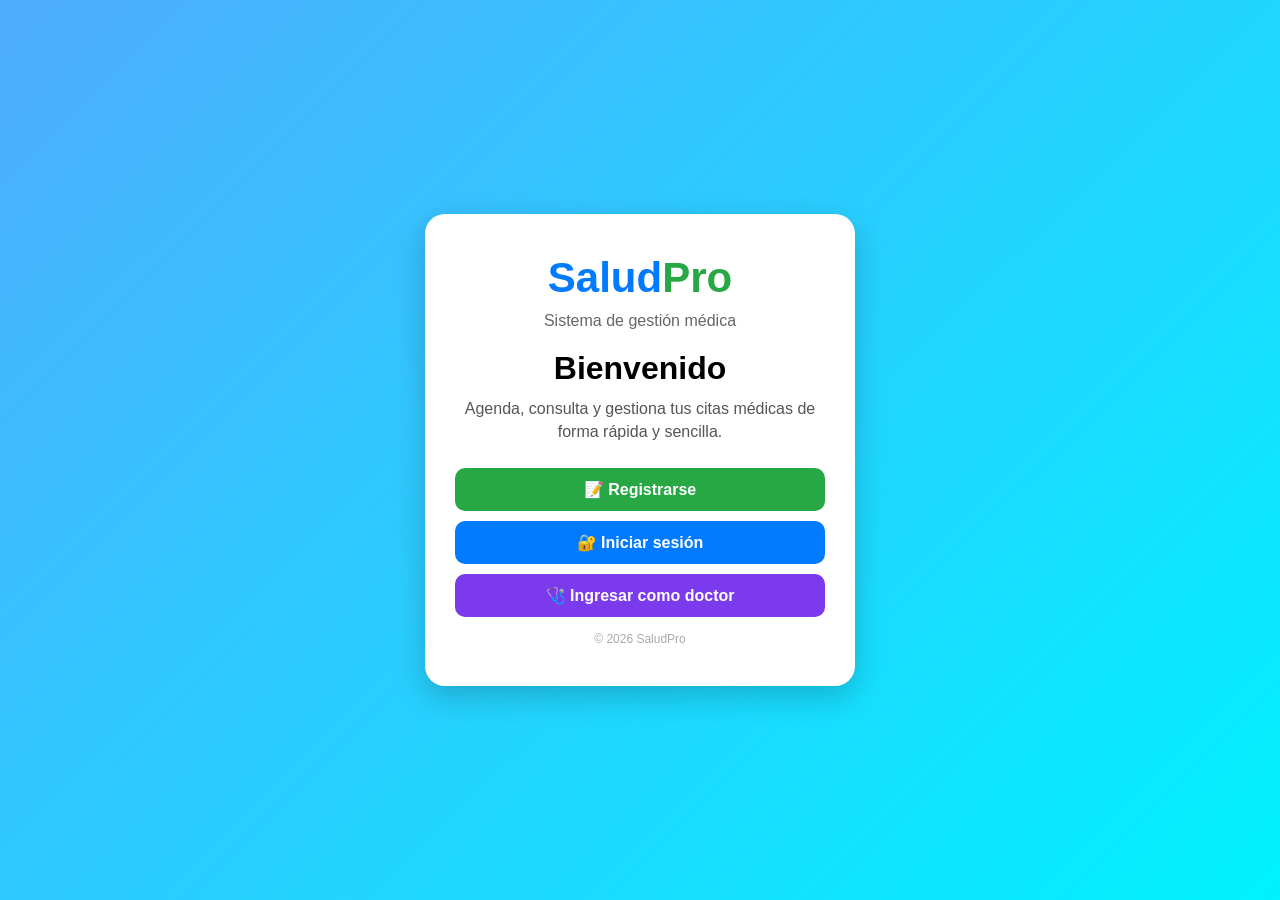
<file: frontend/index.html>
<!DOCTYPE html>
<html lang="es">
<head>
    <meta charset="UTF-8">
    <title>Clínica - Sistema de Citas</title>
    <style>
        *{margin:0;padding:0;box-sizing:border-box}
        body{font-family:'Segoe UI',sans-serif;background:linear-gradient(135deg,#4facfe,#00f2fe);display:flex;flex-direction:column;align-items:center;justify-content:center;min-height:100vh;padding:18px}
        .container{background:white;padding:40px 30px;border-radius:20px;width:90%;max-width:430px;text-align:center;box-shadow:0 10px 30px rgba(0,0,0,.2)}
        .logo{font-size:42px;font-weight:bold;color:#007BFF}.logo span{color:#28a745}.subtitle{color:#666;margin:10px 0 20px}h1{margin-bottom:10px}p{color:#555;margin-bottom:25px;line-height:1.45}.btn{display:block;width:100%;padding:12px;margin:10px 0;border-radius:10px;text-decoration:none;color:white;font-weight:bold;transition:.3s}.register{background:#28a745}.login{background:#007BFF}.doctor{background:#7c3aed}.btn:hover{transform:translateY(-2px);opacity:.9}footer{margin-top:15px;font-size:12px;color:#aaa}
    </style>
</head>
<body>
<script>
const user = localStorage.getItem("user");
const role = localStorage.getItem("role");
if(user){
    if(role === "admin") window.location.href = "admin.html";
    else if(role === "doctor") window.location.href = "doctor.html";
    else window.location.href = "dashboard.html";
}
</script>

<div class="container">
    <div class="logo">Salud<span>Pro</span></div>
    <div class="subtitle">Sistema de gestión médica</div>
    <h1>Bienvenido</h1>
    <p>Agenda, consulta y gestiona tus citas médicas de forma rápida y sencilla.</p>
    <a href="register.html" class="btn register">📝 Registrarse</a>
    <a href="login.html" class="btn login">🔐 Iniciar sesión</a>
    <a href="login.html" class="btn doctor">🩺 Ingresar como doctor</a>
    <footer>© 2026 SaludPro</footer>
</div>
</body>
</html>
</file>
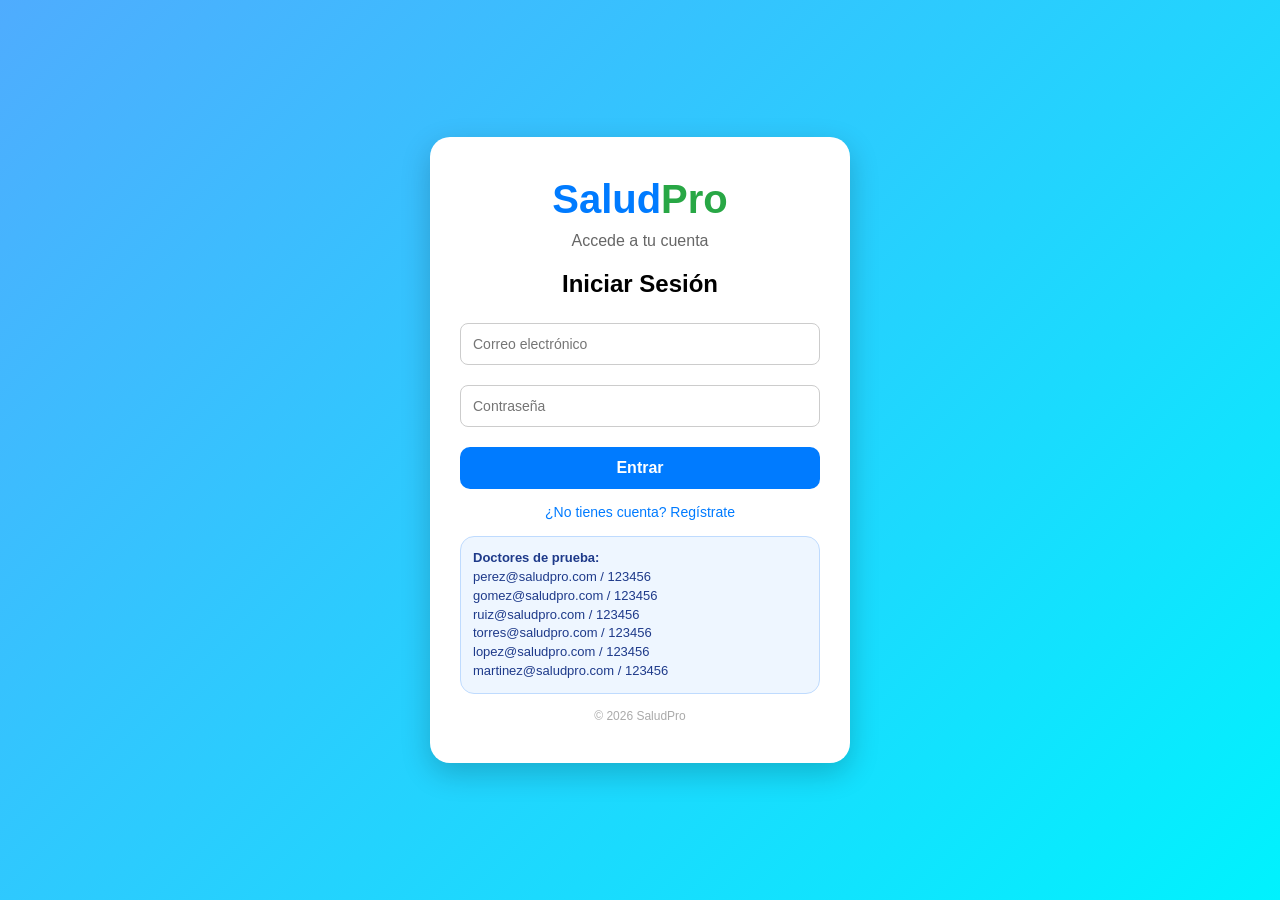
<file: frontend/admin.html>
<!DOCTYPE html>
<html lang="es">
<head>
    <meta charset="UTF-8">
    <meta name="viewport" content="width=device-width, initial-scale=1.0">
    <title>Panel Admin - SaludPro</title>
    <style>
        *{margin:0;padding:0;box-sizing:border-box}:root{--primary:#2563eb;--primary-dark:#1d4ed8;--success:#16a34a;--danger:#dc2626;--warning:#f59e0b;--bg:#eef6ff;--card:#fff;--text:#1f2937;--muted:#6b7280;--border:#e5e7eb}body{font-family:'Segoe UI',Arial,sans-serif;min-height:100vh;background:radial-gradient(circle at top left,rgba(37,99,235,.20),transparent 35%),linear-gradient(135deg,#e0f2fe,#f8fafc 55%,#dcfce7);color:var(--text)}.layout{width:min(1220px,94%);margin:0 auto;padding:28px 0}.topbar{display:flex;justify-content:space-between;align-items:center;gap:16px;margin-bottom:24px}.brand{display:flex;align-items:center;gap:14px}.brand-icon{width:54px;height:54px;border-radius:18px;display:grid;place-items:center;background:linear-gradient(135deg,var(--primary),#38bdf8);color:#fff;font-size:28px;box-shadow:0 12px 25px rgba(37,99,235,.25)}.brand h1{font-size:28px;line-height:1.1}.brand p{color:var(--muted);margin-top:4px}.logout{border:none;background:var(--card);color:var(--danger);padding:12px 18px;border-radius:14px;font-weight:700;cursor:pointer;box-shadow:0 10px 25px rgba(15,23,42,.08);transition:.2s}.logout:hover{transform:translateY(-2px);background:#fff1f2}.stats{display:grid;grid-template-columns:repeat(4,1fr);gap:16px;margin-bottom:20px}.stat-card{background:rgba(255,255,255,.82);backdrop-filter:blur(12px);border:1px solid rgba(255,255,255,.7);padding:20px;border-radius:22px;box-shadow:0 16px 35px rgba(15,23,42,.08)}.stat-card span{color:var(--muted);font-size:14px}.stat-card strong{display:block;margin-top:8px;font-size:34px}.panel{background:rgba(255,255,255,.90);backdrop-filter:blur(14px);border:1px solid rgba(255,255,255,.75);border-radius:26px;box-shadow:0 20px 45px rgba(15,23,42,.10);overflow:hidden}.panel-header{display:flex;justify-content:space-between;align-items:center;gap:14px;padding:22px;border-bottom:1px solid var(--border)}.panel-header h2{font-size:22px}.tools{display:flex;gap:10px;align-items:center}.search,.filter{border:1px solid var(--border);background:#fff;padding:12px 14px;border-radius:14px;outline:none}.search:focus,.filter:focus{border-color:var(--primary);box-shadow:0 0 0 4px rgba(37,99,235,.12)}.refresh{border:none;background:var(--primary);color:#fff;padding:12px 15px;border-radius:14px;font-weight:700;cursor:pointer;transition:.2s}.refresh:hover{transform:translateY(-2px);background:var(--primary-dark)}.table-wrap{overflow-x:auto}table{width:100%;border-collapse:collapse}th,td{padding:16px 18px;text-align:left;border-bottom:1px solid var(--border);vertical-align:middle;white-space:nowrap}th{background:#f8fafc;color:var(--muted);font-size:13px;text-transform:uppercase;letter-spacing:.04em}tr:hover td{background:#f9fbff}.patient{display:flex;align-items:center;gap:10px}.avatar{width:34px;height:34px;border-radius:50%;display:grid;place-items:center;background:#dbeafe;color:var(--primary-dark);font-weight:800}.badge{display:inline-flex;align-items:center;justify-content:center;padding:6px 10px;border-radius:999px;font-size:12px;font-weight:800}.badge.activa{background:#dcfce7;color:#166534}.badge.eliminada{background:#fee2e2;color:#991b1b}.badge.pendiente{background:#fef3c7;color:#92400e}.badge.asistio{background:#dbeafe;color:#1e40af}.badge.no_asistio{background:#fee2e2;color:#991b1b}.actions{display:flex;gap:8px}.btn{border:none;padding:9px 12px;border-radius:12px;color:#fff;font-weight:700;cursor:pointer;transition:.2s}.btn:hover{transform:translateY(-2px);opacity:.92}.btn-edit{background:var(--warning)}.btn-delete{background:var(--danger)}.empty{text-align:center;padding:38px;color:var(--muted)}.modal{position:fixed;inset:0;background:rgba(15,23,42,.55);display:none;align-items:center;justify-content:center;padding:20px;z-index:10}.modal.show{display:flex}.modal-card{width:min(460px,100%);background:#fff;padding:24px;border-radius:24px;box-shadow:0 25px 60px rgba(0,0,0,.25)}.modal-card h3{margin-bottom:16px;font-size:22px}.modal-card label{display:block;margin:12px 0 6px;font-size:14px;color:var(--muted);font-weight:700}.modal-card input,.modal-card select{width:100%;border:1px solid var(--border);padding:12px 14px;border-radius:14px;outline:none}.modal-actions{display:grid;grid-template-columns:1fr 1fr;gap:10px;margin-top:18px}.cancel{background:#e5e7eb;color:#374151}.save{background:var(--primary)}.toast{position:fixed;right:22px;bottom:22px;background:#111827;color:#fff;padding:13px 16px;border-radius:14px;box-shadow:0 18px 35px rgba(0,0,0,.20);display:none;z-index:20}.toast.show{display:block}@media(max-width:780px){.topbar,.panel-header{flex-direction:column;align-items:stretch}.stats{grid-template-columns:1fr}.tools{flex-direction:column}.search,.filter,.refresh,.logout{width:100%}}
    </style>
</head>
<body>
<main class="layout">
    <header class="topbar"><div class="brand"><div class="brand-icon">👑</div><div><h1>Panel Administrador</h1><p>Control y gestión de citas médicas - SaludPro</p></div></div><button class="logout" onclick="logout()">Cerrar sesión</button></header>
    <section class="stats"><article class="stat-card"><span>Total de citas</span><strong id="totalCount">0</strong></article><article class="stat-card"><span>Citas activas</span><strong id="activeCount">0</strong></article><article class="stat-card"><span>Citas eliminadas</span><strong id="deletedCount">0</strong></article><article class="stat-card"><span>No asistieron</span><strong id="noShowCount">0</strong></article></section>
    <section class="panel"><div class="panel-header"><div><h2>Listado de citas</h2><p style="color:var(--muted);margin-top:4px;">Busca, filtra, edita o elimina citas registradas.</p></div><div class="tools"><input id="searchInput" class="search" placeholder="Buscar paciente, doctor..." oninput="renderAppointments()"><select id="statusFilter" class="filter" onchange="renderAppointments()"><option value="TODAS">Todas</option><option value="ACTIVA">Activas</option><option value="ELIMINADA">Eliminadas</option></select><button class="refresh" onclick="loadAppointments()">Actualizar</button></div></div>
        <div class="table-wrap"><table><thead><tr><th>Paciente</th><th>Doctor</th><th>Especialidad</th><th>Fecha</th><th>Estado</th><th>Asistencia</th><th>Acciones</th></tr></thead><tbody id="appointmentsTable"></tbody></table></div><div id="emptyState" class="empty" style="display:none;">No hay citas para mostrar.</div></section>
</main>

<section id="editModal" class="modal"><div class="modal-card"><h3>Editar cita</h3><input type="hidden" id="editId"><label for="editSpecialty">Especialidad</label><select id="editSpecialty" onchange="loadEditDoctors()"></select><label for="editDoctor">Doctor</label><select id="editDoctor"></select><label for="editDate">Fecha y hora</label><input id="editDate" type="datetime-local"><div class="modal-actions"><button class="btn cancel" onclick="closeModal()">Cancelar</button><button class="btn save" onclick="saveEdit()">Guardar cambios</button></div></div></section>
<div id="toast" class="toast"></div>

<script>
const API_URL = "https://citas-medicas-htmz.onrender.com/api";
const currentUser = localStorage.getItem("user");
const role = localStorage.getItem("role");
let appointments=[]; let specialties=[];
if(role !== "admin"){ alert("Acceso denegado"); window.location.href="login.html"; }
function logout(){ localStorage.removeItem("user"); localStorage.removeItem("role"); localStorage.removeItem("doctorName"); localStorage.removeItem("finePending"); window.location.href="login.html"; }
function showToast(message){ const toast=document.getElementById("toast"); toast.textContent=message; toast.classList.add("show"); setTimeout(()=>toast.classList.remove("show"),2400); }
async function fetchJson(url,options={}){ const res=await fetch(url,options); let data=null; try{data=await res.json()}catch{} if(!res.ok) throw new Error((data&&data.error)||"Error en el servidor"); return data; }
async function loadAppointments(){ try{ appointments=await fetchJson(`${API_URL}/admin/appointments`); updateStats(); renderAppointments(); }catch(error){ alert("Error cargando citas. Verifica que el backend esté encendido."); } }
async function loadSpecialties(){ try{ specialties=await fetchJson(`${API_URL}/specialties`); document.getElementById("editSpecialty").innerHTML=specialties.map(s=>`<option value="${escapeText(s)}">${escapeText(s)}</option>`).join(""); }catch(error){ console.error("No se pudieron cargar especialidades",error); } }
async function loadEditDoctors(selectedDoctor=""){ const specialty=document.getElementById("editSpecialty").value; const doctors=await fetchJson(`${API_URL}/doctors/${encodeURIComponent(specialty)}`); const select=document.getElementById("editDoctor"); select.innerHTML=doctors.map(d=>`<option value="${escapeText(d)}">${escapeText(d)}</option>`).join(""); if(selectedDoctor) select.value=selectedDoctor; }
function updateStats(){ document.getElementById("totalCount").textContent=appointments.length; document.getElementById("activeCount").textContent=appointments.filter(c=>c.status==="ACTIVA").length; document.getElementById("deletedCount").textContent=appointments.filter(c=>c.status==="ELIMINADA").length; document.getElementById("noShowCount").textContent=appointments.filter(c=>c.attendance==="NO_ASISTIO").length; }
function attendanceBadge(value){ const normalized=value || "PENDIENTE"; const cls=normalized.toLowerCase(); return `<span class="badge ${cls}">${normalized.replace("_"," ")}</span>`; }
function renderAppointments(){ const table=document.getElementById("appointmentsTable"); const empty=document.getElementById("emptyState"); const search=document.getElementById("searchInput").value.toLowerCase(); const status=document.getElementById("statusFilter").value; const filtered=appointments.filter(c=>{ const matchesSearch=`${c.user} ${c.doctor} ${c.specialty} ${c.date} ${c.attendance}`.toLowerCase().includes(search); const matchesStatus=status==="TODAS" || c.status===status; return matchesSearch && matchesStatus; }); table.innerHTML=""; empty.style.display=filtered.length?"none":"block"; filtered.forEach(c=>{ const initial=(c.user||"U").charAt(0).toUpperCase(); const statusClass=c.status==="ACTIVA"?"activa":"eliminada"; table.innerHTML += `<tr><td><div class="patient"><div class="avatar">${escapeText(initial)}</div><span>${escapeText(c.user)}</span></div></td><td>${escapeText(c.doctor)}</td><td>${escapeText(c.specialty)}</td><td>${escapeText(formatDate(c.date))}</td><td><span class="badge ${statusClass}">${escapeText(c.status)}</span></td><td>${attendanceBadge(c.attendance)}</td><td><div class="actions"><button class="btn btn-edit" onclick="openEdit(${c.id})">Editar</button><button class="btn btn-delete" onclick="deleteAppointment(${c.id})">Eliminar</button></div></td></tr>`; }); }
function formatDate(value){ if(!value) return "Sin fecha"; const d=new Date(value); if(Number.isNaN(d.getTime())) return value.replace("T"," "); return d.toLocaleString("es-ES",{day:"2-digit",month:"short",year:"numeric",hour:"2-digit",minute:"2-digit"}); }
function escapeText(text){ return String(text ?? "").replaceAll("&","&amp;").replaceAll("<","&lt;").replaceAll(">","&gt;").replaceAll('"',"&quot;").replaceAll("'","&#039;"); }
async function deleteAppointment(id){ if(!confirm("¿Seguro que deseas eliminar esta cita?")) return; try{ await fetchJson(`${API_URL}/appointments/${id}`, { method:"DELETE", headers:{"Content-Type":"application/json"}, body:JSON.stringify({ user:currentUser, role:"admin" }) }); showToast("Cita eliminada correctamente"); loadAppointments(); }catch(error){ alert(error.message || "Error al eliminar la cita"); } }
async function openEdit(id){ const cita=appointments.find(c=>c.id===id); if(!cita) return; document.getElementById("editId").value=cita.id; document.getElementById("editSpecialty").value=cita.specialty; document.getElementById("editDate").value=cita.date; await loadEditDoctors(cita.doctor); document.getElementById("editModal").classList.add("show"); }
function closeModal(){ document.getElementById("editModal").classList.remove("show"); }
async function saveEdit(){ const id=document.getElementById("editId").value; const specialty=document.getElementById("editSpecialty").value; const doctor=document.getElementById("editDoctor").value; const date=document.getElementById("editDate").value; if(!doctor || !specialty || !date){ alert("Completa todos los campos"); return; } try{ await fetchJson(`${API_URL}/appointments/${id}`, { method:"PUT", headers:{"Content-Type":"application/json"}, body:JSON.stringify({ user:currentUser, role:"admin", doctor, specialty, date }) }); closeModal(); showToast("Cita actualizada correctamente"); loadAppointments(); }catch(error){ alert(error.message || "Error al actualizar la cita"); } }
window.addEventListener("click", event=>{ const modal=document.getElementById("editModal"); if(event.target===modal) closeModal(); });
loadSpecialties(); loadAppointments();
</script>
</body>
</html>
</file>
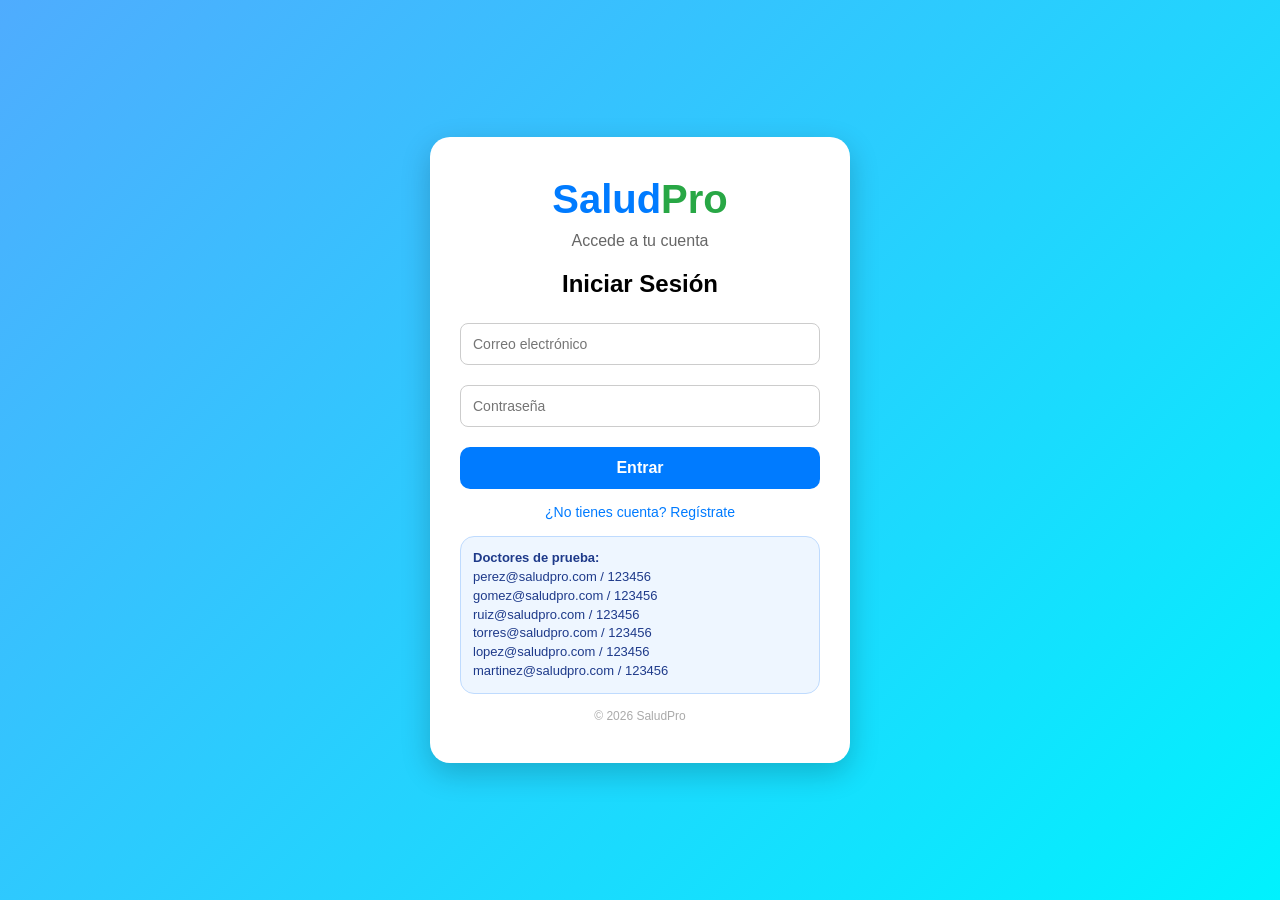
<file: frontend/dashboard.html>
<!DOCTYPE html>
<html lang="es">
<head>
    <meta charset="UTF-8">
    <meta name="viewport" content="width=device-width, initial-scale=1.0">
    <title>Dashboard - SaludPro</title>
    <style>
        :root{--primary:#2563eb;--primary-dark:#1d4ed8;--secondary:#10b981;--danger:#ef4444;--warning:#f59e0b;--dark:#0f172a;--muted:#64748b;--light:#f8fafc;--card:#fff;--border:#e2e8f0;--shadow:0 20px 45px rgba(15,23,42,.14);--radius:22px}
        *{margin:0;padding:0;box-sizing:border-box}body{min-height:100vh;font-family:'Segoe UI',system-ui,sans-serif;color:var(--dark);background:radial-gradient(circle at top left,rgba(16,185,129,.22),transparent 35%),radial-gradient(circle at top right,rgba(37,99,235,.24),transparent 35%),linear-gradient(135deg,#e0f2fe 0%,#eef2ff 45%,#f8fafc 100%);padding:24px}.app{width:min(1180px,100%);margin:0 auto}.topbar{display:flex;justify-content:space-between;align-items:center;gap:16px;margin-bottom:24px}.brand{display:flex;align-items:center;gap:12px}.brand-icon{width:54px;height:54px;border-radius:18px;display:grid;place-items:center;color:white;font-size:25px;background:linear-gradient(135deg,var(--primary),var(--secondary));box-shadow:0 12px 24px rgba(37,99,235,.25)}.brand h1{font-size:clamp(24px,4vw,34px);line-height:1}.brand h1 span{color:var(--secondary)}.brand p{margin-top:6px;color:var(--muted);font-size:14px}.top-actions{display:flex;align-items:center;gap:10px;flex-wrap:wrap;justify-content:flex-end}.user-pill{padding:10px 14px;border-radius:999px;background:rgba(255,255,255,.72);border:1px solid rgba(255,255,255,.9);color:var(--muted);font-size:14px;box-shadow:0 8px 20px rgba(15,23,42,.08);max-width:270px;overflow:hidden;white-space:nowrap;text-overflow:ellipsis}.btn{border:none;border-radius:14px;padding:12px 16px;cursor:pointer;font-weight:700;transition:.25s ease;display:inline-flex;justify-content:center;align-items:center;gap:8px;text-decoration:none;font-size:14px}.btn:hover:not(:disabled){transform:translateY(-2px);filter:brightness(.98)}.btn:disabled{opacity:.48;cursor:not-allowed}.btn-primary{color:white;background:linear-gradient(135deg,var(--primary),var(--primary-dark));box-shadow:0 12px 24px rgba(37,99,235,.25)}.btn-success{color:white;background:linear-gradient(135deg,var(--secondary),#059669);box-shadow:0 12px 24px rgba(16,185,129,.22)}.btn-danger{color:white;background:var(--danger)}.btn-warning{color:white;background:var(--warning)}.btn-light{color:var(--dark);background:white;border:1px solid var(--border)}.grid{display:grid;grid-template-columns:minmax(280px,390px) 1fr;gap:24px;align-items:start}.card{background:rgba(255,255,255,.92);backdrop-filter:blur(14px);border:1px solid rgba(255,255,255,.88);border-radius:var(--radius);box-shadow:var(--shadow)}.form-card{padding:26px;position:sticky;top:24px}.section-title{display:flex;align-items:center;gap:10px;margin-bottom:6px;font-size:22px}.section-subtitle{color:var(--muted);font-size:14px;margin-bottom:22px;line-height:1.45}.field{margin-bottom:16px}label{display:block;font-size:13px;font-weight:700;color:#334155;margin-bottom:8px}input,select{width:100%;border:1px solid var(--border);background:var(--light);padding:13px 14px;border-radius:14px;outline:none;font-size:14px;transition:.2s ease;color:var(--dark)}input:focus,select:focus{border-color:var(--primary);box-shadow:0 0 0 4px rgba(37,99,235,.12);background:white}.form-card .btn{width:100%;margin-top:4px;padding:14px 16px}.help-box{margin-top:18px;padding:14px;background:#eff6ff;border:1px solid #bfdbfe;border-radius:16px;color:#1e40af;font-size:13px;line-height:1.45}.fine-alert{display:none;margin-bottom:18px;padding:16px;border-radius:18px;background:#fff7ed;border:1px solid #fed7aa;color:#9a3412;line-height:1.45}.fine-alert strong{display:block;margin-bottom:6px}.fine-alert .btn{margin-top:10px;background:#ea580c;color:white}.content{display:grid;gap:18px}.stats{display:grid;grid-template-columns:repeat(3,minmax(0,1fr));gap:14px}.stat{padding:18px}.stat .number{font-size:28px;font-weight:800;margin-bottom:4px}.stat .label{color:var(--muted);font-size:13px}.appointments-card{padding:24px}.appointments-head{display:flex;justify-content:space-between;align-items:flex-start;gap:16px;margin-bottom:18px}.filters{display:grid;grid-template-columns:1fr 170px;gap:10px;margin-bottom:16px}.list{display:grid;gap:12px}.appointment{display:grid;grid-template-columns:1fr auto;gap:14px;align-items:center;padding:16px;background:var(--light);border:1px solid var(--border);border-radius:18px;transition:.2s ease}.appointment:hover{transform:translateY(-2px);background:white;box-shadow:0 12px 25px rgba(15,23,42,.08)}.appointment h4{font-size:16px;margin-bottom:7px}.appointment p{color:var(--muted);font-size:13px;line-height:1.6}.badge{display:inline-flex;align-items:center;gap:6px;padding:6px 10px;border-radius:999px;font-size:12px;font-weight:800;margin-top:8px}.badge-active{background:#dcfce7;color:#166534}.badge-attended{background:#dbeafe;color:#1e40af}.badge-no{background:#fee2e2;color:#991b1b}.row-actions{display:flex;flex-direction:column;gap:8px;min-width:112px}.row-actions .btn{padding:10px 12px}.empty{text-align:center;padding:42px 20px;border:1px dashed #cbd5e1;border-radius:18px;color:var(--muted);background:#f8fafc}.empty .icon-empty{font-size:44px;margin-bottom:10px}.loading{text-align:center;padding:30px;color:var(--muted)}.modal-backdrop{position:fixed;inset:0;display:none;justify-content:center;align-items:center;padding:22px;background:rgba(15,23,42,.55);z-index:50}.modal-backdrop.show{display:flex}.modal{width:min(460px,100%);padding:26px;animation:pop .25s ease}@keyframes pop{from{transform:scale(.96);opacity:0}to{transform:scale(1);opacity:1}}.modal-actions{display:grid;grid-template-columns:1fr 1fr;gap:10px;margin-top:10px}.toast{position:fixed;right:24px;bottom:24px;max-width:380px;background:var(--dark);color:white;padding:14px 16px;border-radius:14px;box-shadow:var(--shadow);display:none;z-index:80;font-size:14px}.toast.show{display:block}@media(max-width:900px){body{padding:18px}.topbar{align-items:flex-start;flex-direction:column}.top-actions{width:100%;justify-content:flex-start}.grid{grid-template-columns:1fr}.form-card{position:static}.stats{grid-template-columns:1fr}}@media(max-width:620px){.filters{grid-template-columns:1fr}.appointments-head{flex-direction:column}.appointment{grid-template-columns:1fr}.row-actions{flex-direction:row;min-width:unset}.row-actions .btn{flex:1}}
    </style>
</head>
<body>
<div class="app">
    <header class="topbar">
        <div class="brand"><div class="brand-icon">🏥</div><div><h1>Salud<span>Pro</span></h1><p>Panel de gestión personal de citas médicas</p></div></div>
        <div class="top-actions"><div class="user-pill" id="userPill">Usuario</div><button class="btn btn-light" onclick="load()">↻ Actualizar</button><button class="btn btn-danger" onclick="logout()">Cerrar sesión</button></div>
    </header>

    <main class="grid">
        <section class="card form-card">
            <div id="fineAlert" class="fine-alert">
                <strong>⚠️ Tienes una multa pendiente de $70.000</strong>
                No puedes agendar nuevas citas porque fuiste marcado como “NO asistió” a una cita médica.
                <button class="btn" onclick="payFine()">Ya pagué la multa</button>
            </div>
            <h2 class="section-title">📅 Agendar cita</h2>
            <p class="section-subtitle">Selecciona una especialidad, elige el doctor disponible y programa la fecha de atención.</p>
            <div class="field"><label for="specialty">Especialidad</label><select id="specialty" onchange="loadDoctors()"></select></div>
            <div class="field"><label for="doctor">Doctor</label><select id="doctor"></select></div>
            <div class="field"><label for="date">Fecha y hora</label><input id="date" type="datetime-local"></div>
            <button id="createBtn" class="btn btn-success" onclick="create()">Crear cita</button>
            <div class="help-box">💡 Recuerda: solo puedes editar o eliminar una cita hasta 1 hora antes de que comience.</div>
        </section>

        <section class="content">
            <div class="stats">
                <div class="card stat"><div class="number" id="totalCount">0</div><div class="label">Citas activas</div></div>
                <div class="card stat"><div class="number" id="nextCount">0</div><div class="label">Próximas citas</div></div>
                <div class="card stat"><div class="number" id="todayCount">0</div><div class="label">Citas para hoy</div></div>
            </div>
            <div class="card appointments-card">
                <div class="appointments-head"><div><h2 class="section-title">🩺 Mis citas</h2><p class="section-subtitle" style="margin-bottom:0;">Consulta, edita o elimina tus citas médicas activas.</p></div><button class="btn btn-primary" onclick="load()">Recargar</button></div>
                <div class="filters"><input id="search" type="text" placeholder="Buscar por doctor o especialidad..." oninput="renderAppointments()"><select id="order" onchange="renderAppointments()"><option value="asc">Más próximas primero</option><option value="desc">Más lejanas primero</option></select></div>
                <div id="list" class="list"><div class="loading">Cargando citas...</div></div>
            </div>
        </section>
    </main>
</div>

<div class="modal-backdrop" id="modalBackdrop">
    <div class="card modal">
        <h2 class="section-title">✏️ Editar cita</h2>
        <p class="section-subtitle">Actualiza los datos de la cita seleccionada.</p>
        <input type="hidden" id="editId">
        <div class="field"><label for="editSpecialty">Especialidad</label><select id="editSpecialty" onchange="loadEditDoctors()"></select></div>
        <div class="field"><label for="editDoctor">Doctor</label><select id="editDoctor"></select></div>
        <div class="field"><label for="editDate">Fecha y hora</label><input id="editDate" type="datetime-local"></div>
        <div class="modal-actions"><button class="btn btn-light" onclick="closeModal()">Cancelar</button><button class="btn btn-primary" onclick="saveEdit()">Guardar</button></div>
    </div>
</div>
<div class="toast" id="toast"></div>

<script>
const API_BASE = "https://citas-medicas-htmz.onrender.com/api";
const currentUser = localStorage.getItem("user");
const currentRole = localStorage.getItem("role") || "user";
let finePending = localStorage.getItem("finePending") === "true";
let appointments = [];
let specialties = [];
let doctorsBySpecialty = {};

if(!currentUser){ alert("Debes iniciar sesión"); window.location.href = "login.html"; }
if(currentRole === "admin") window.location.href = "admin.html";
if(currentRole === "doctor") window.location.href = "doctor.html";

document.getElementById("userPill").textContent = `👤 ${currentUser || "Usuario"}`;

function showToast(message){ const toast=document.getElementById("toast"); toast.textContent=message; toast.classList.add("show"); setTimeout(()=>toast.classList.remove("show"),3000); }
function logout(){ localStorage.removeItem("user"); localStorage.removeItem("role"); localStorage.removeItem("doctorName"); localStorage.removeItem("finePending"); window.location.href="login.html"; }
function setMinDate(){ const now=new Date(); now.setMinutes(now.getMinutes()-now.getTimezoneOffset()); const value=now.toISOString().slice(0,16); document.getElementById("date").min=value; document.getElementById("editDate").min=value; }
async function fetchJson(url, options={}){ const res=await fetch(url,options); let data=null; try{data=await res.json()}catch{} if(!res.ok){ const error=new Error((data&&data.error)||"Ocurrió un error en el servidor"); error.data=data; throw error; } return data; }

async function checkUserStatus(){
    try{
        const data = await fetchJson(`${API_BASE}/user-status/${encodeURIComponent(currentUser)}`);
        finePending = !!data.finePending;
        localStorage.setItem("finePending", finePending ? "true" : "false");
        renderFineAlert();
    }catch(error){ renderFineAlert(); }
}

function renderFineAlert(){
    document.getElementById("fineAlert").style.display = finePending ? "block" : "none";
    document.getElementById("createBtn").disabled = finePending;
}

async function payFine(){
    try{
        await fetchJson(`${API_BASE}/pay-fine`, { method:"POST", headers:{"Content-Type":"application/json"}, body:JSON.stringify({email: currentUser}) });
        finePending = false;
        localStorage.setItem("finePending", "false");
        renderFineAlert();
        showToast("Multa pagada. Ya puedes agendar citas nuevamente ✅");
    }catch(error){ showToast(error.message || "No se pudo registrar el pago"); }
}

async function loadSpecialties(){
    try{
        specialties = await fetchJson(`${API_BASE}/specialties`);
        document.getElementById("specialty").innerHTML = specialties.map(s=>`<option value="${escapeText(s)}">${escapeText(s)}</option>`).join("");
        document.getElementById("editSpecialty").innerHTML = specialties.map(s=>`<option value="${escapeText(s)}">${escapeText(s)}</option>`).join("");
        await loadDoctors();
    }catch(error){ showToast("No se pudieron cargar las especialidades"); }
}

async function getDoctors(specialty){ if(doctorsBySpecialty[specialty]) return doctorsBySpecialty[specialty]; const doctors=await fetchJson(`${API_BASE}/doctors/${encodeURIComponent(specialty)}`); doctorsBySpecialty[specialty]=doctors; return doctors; }
async function loadDoctors(){ const specialty=document.getElementById("specialty").value; const sel=document.getElementById("doctor"); try{ const doctors=await getDoctors(specialty); sel.innerHTML=doctors.map(d=>`<option value="${escapeText(d)}">${escapeText(d)}</option>`).join(""); }catch{ sel.innerHTML=""; showToast("No se pudieron cargar los doctores"); } }
async function loadEditDoctors(selectedDoctor=""){ const specialty=document.getElementById("editSpecialty").value; const sel=document.getElementById("editDoctor"); try{ const doctors=await getDoctors(specialty); sel.innerHTML=doctors.map(d=>`<option value="${escapeText(d)}">${escapeText(d)}</option>`).join(""); if(selectedDoctor){ if(!doctors.includes(selectedDoctor)) sel.innerHTML += `<option value="${escapeText(selectedDoctor)}">${escapeText(selectedDoctor)}</option>`; sel.value=selectedDoctor; } }catch{ sel.innerHTML=""; showToast("No se pudieron cargar los doctores"); } }

async function create(){
    if(finePending){ showToast("No puedes agendar porque tienes una multa pendiente de $70.000"); return; }
    const doctor=document.getElementById("doctor").value;
    const specialty=document.getElementById("specialty").value;
    const date=document.getElementById("date").value;
    if(!doctor || !specialty || !date){ showToast("Completa todos los campos antes de crear la cita"); return; }
    try{
        await fetchJson(`${API_BASE}/appointments`, { method:"POST", headers:{"Content-Type":"application/json"}, body:JSON.stringify({ user:currentUser, doctor, specialty, date }) });
        document.getElementById("date").value="";
        showToast("Cita creada correctamente ✅");
        await load();
    }catch(error){ if(error.data && error.data.finePending){ finePending=true; renderFineAlert(); } showToast(error.message || "Error al crear la cita"); }
}

async function load(){
    const list=document.getElementById("list");
    list.innerHTML=`<div class="loading">Cargando citas...</div>`;
    await checkUserStatus();
    try{
        appointments = await fetchJson(`${API_BASE}/appointments?user=${encodeURIComponent(currentUser)}`);
        renderAppointments();
        updateStats();
    }catch(error){ list.innerHTML=`<div class="empty"><div class="icon-empty">⚠️</div><strong>No se pudieron cargar las citas</strong><br>${escapeText(error.message)}</div>`; updateStats(); }
}

function parseDate(value){ if(!value) return null; return new Date(value); }
function canModifyLocal(value){ const d=parseDate(value); if(!d || Number.isNaN(d.getTime())) return false; return new Date().getTime() < (d.getTime() - 60*60*1000); }
function formatDate(value){ const date=parseDate(value); if(!date || Number.isNaN(date.getTime())) return value || "Sin fecha"; return date.toLocaleString("es-ES",{day:"2-digit",month:"short",year:"numeric",hour:"2-digit",minute:"2-digit"}); }
function escapeText(text){ return String(text ?? "").replaceAll("&","&amp;").replaceAll("<","&lt;").replaceAll(">","&gt;").replaceAll('"',"&quot;").replaceAll("'","&#039;"); }
function attendanceBadge(attendance){ if(attendance==="ASISTIO") return `<span class="badge badge-attended">● ASISTIÓ</span>`; if(attendance==="NO_ASISTIO") return `<span class="badge badge-no">● NO ASISTIÓ</span>`; return `<span class="badge badge-active">● PENDIENTE</span>`; }

function renderAppointments(){
    const list=document.getElementById("list");
    const search=document.getElementById("search").value.toLowerCase().trim();
    const order=document.getElementById("order").value;
    let filtered=appointments.filter(c=>`${c.doctor} ${c.specialty} ${c.date}`.toLowerCase().includes(search));
    filtered.sort((a,b)=>{ const da=parseDate(a.date)?.getTime()||0; const db=parseDate(b.date)?.getTime()||0; return order==="asc"?da-db:db-da; });
    if(filtered.length===0){ list.innerHTML=`<div class="empty"><div class="icon-empty">🗓️</div><strong>No hay citas para mostrar</strong><br>Agenda una nueva cita o cambia el filtro de búsqueda.</div>`; return; }
    list.innerHTML=filtered.map(c=>{
        const canModify = c.canModify !== undefined ? c.canModify && canModifyLocal(c.date) : canModifyLocal(c.date);
        const disabled = canModify ? "" : "disabled";
        const title = canModify ? "" : "title='Solo se permite hasta 1 hora antes de la cita'";
        return `<article class="appointment"><div><h4>${escapeText(c.specialty)}</h4><p>🩺 <strong>${escapeText(c.doctor)}</strong><br>📅 ${escapeText(formatDate(c.date))}<br>👤 ${escapeText(c.user)}</p><span class="badge badge-active">● ${escapeText(c.status || "ACTIVA")}</span> ${attendanceBadge(c.attendance)}</div><div class="row-actions"><button class="btn btn-warning" ${disabled} ${title} onclick="openEdit(${c.id})">Editar</button><button class="btn btn-danger" ${disabled} ${title} onclick="deleteCita(${c.id})">Eliminar</button></div></article>`;
    }).join("");
}

function updateStats(){ const now=new Date(); const todayKey=now.toISOString().slice(0,10); const total=appointments.length; const next=appointments.filter(c=>{const d=parseDate(c.date); return d && d>=now;}).length; const today=appointments.filter(c=>String(c.date||"").slice(0,10)===todayKey).length; document.getElementById("totalCount").textContent=total; document.getElementById("nextCount").textContent=next; document.getElementById("todayCount").textContent=today; }

async function deleteCita(id){
    const cita=appointments.find(c=>c.id===id);
    if(!cita) return;
    if(!canModifyLocal(cita.date)){ showToast("Esta cita ya no se puede eliminar porque falta menos de 1 hora para que comience."); return; }
    if(!confirm(`¿Seguro que deseas eliminar ${cita.specialty} con ${cita.doctor}?`)) return;
    try{ await fetchJson(`${API_BASE}/appointments/${id}`, { method:"DELETE", headers:{"Content-Type":"application/json"}, body:JSON.stringify({ user:currentUser, role:"user" }) }); showToast("Cita eliminada correctamente"); await load(); }
    catch(error){ showToast(error.message || "Error al eliminar la cita"); }
}

async function openEdit(id){
    const cita=appointments.find(c=>c.id===id);
    if(!cita) return;
    if(!canModifyLocal(cita.date)){ showToast("Esta cita ya no se puede editar porque falta menos de 1 hora para que comience."); return; }
    document.getElementById("editId").value=cita.id;
    document.getElementById("editSpecialty").value=cita.specialty;
    document.getElementById("editDate").value=cita.date;
    await loadEditDoctors(cita.doctor);
    document.getElementById("modalBackdrop").classList.add("show");
}
function closeModal(){ document.getElementById("modalBackdrop").classList.remove("show"); }

async function saveEdit(){
    const id=document.getElementById("editId").value;
    const specialty=document.getElementById("editSpecialty").value;
    const doctor=document.getElementById("editDoctor").value;
    const date=document.getElementById("editDate").value;
    if(!id || !doctor || !specialty || !date){ showToast("Completa todos los campos para guardar"); return; }
    const original=appointments.find(c=>String(c.id)===String(id));
    if(original && !canModifyLocal(original.date)){ showToast("Esta cita ya no se puede editar porque falta menos de 1 hora para que comience."); closeModal(); await load(); return; }
    try{ await fetchJson(`${API_BASE}/appointments/${id}`, { method:"PUT", headers:{"Content-Type":"application/json"}, body:JSON.stringify({ user:currentUser, role:"user", doctor, specialty, date }) }); closeModal(); showToast("Cita actualizada correctamente"); await load(); }
    catch(error){ showToast(error.message || "Error al actualizar la cita"); }
}

window.addEventListener("click", event=>{ const backdrop=document.getElementById("modalBackdrop"); if(event.target===backdrop) closeModal(); });
setMinDate(); renderFineAlert(); loadSpecialties(); load();
</script>
</body>
</html>
</file>
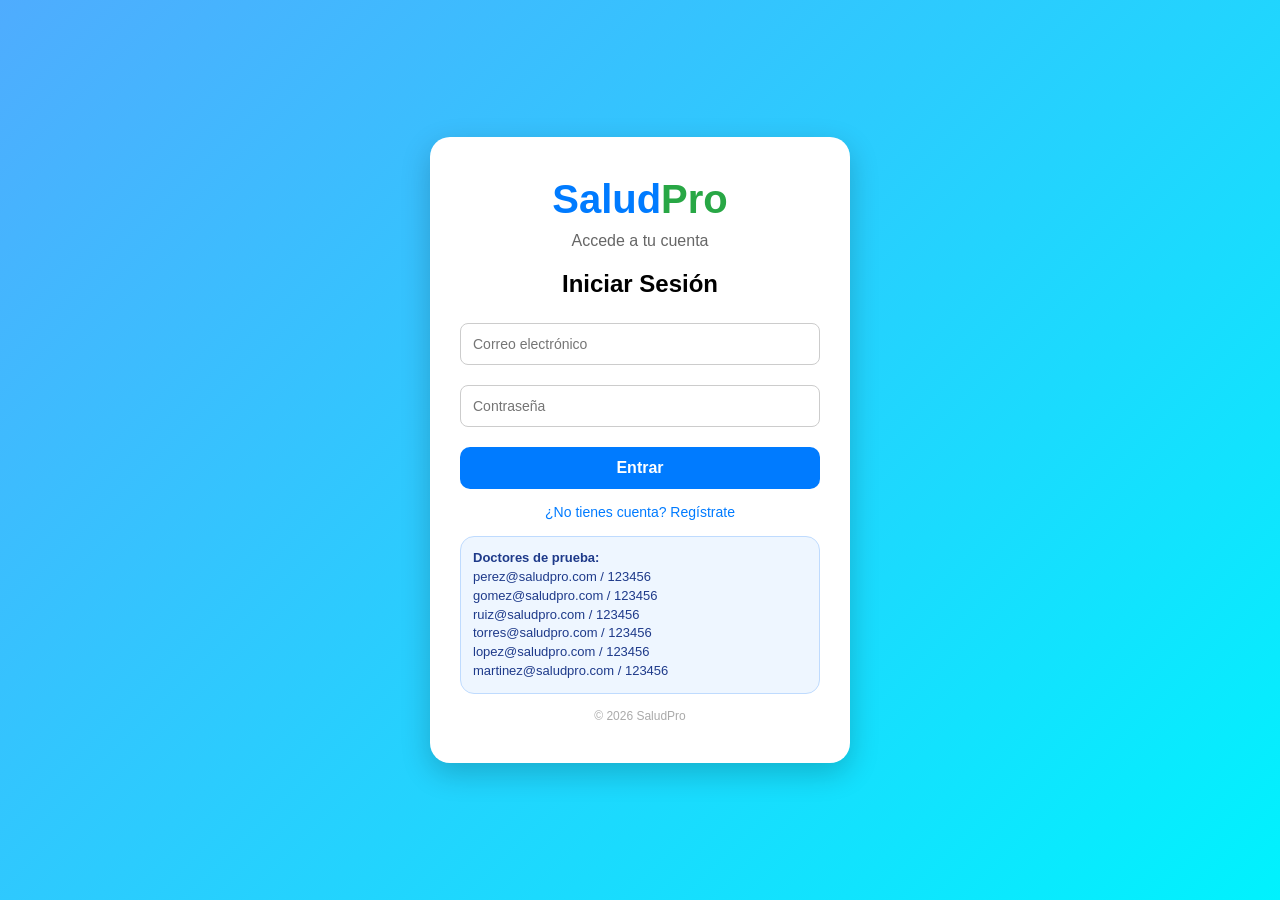
<file: frontend/doctor.html>
<!DOCTYPE html>
<html lang="es">
<head>
    <meta charset="UTF-8">
    <meta name="viewport" content="width=device-width, initial-scale=1.0">
    <title>Panel Doctor - SaludPro</title>
    <style>
        :root{--primary:#7c3aed;--primary-dark:#5b21b6;--secondary:#06b6d4;--success:#16a34a;--danger:#dc2626;--warning:#f59e0b;--dark:#111827;--muted:#64748b;--light:#f8fafc;--border:#e5e7eb;--shadow:0 20px 45px rgba(15,23,42,.14);--radius:22px}*{margin:0;padding:0;box-sizing:border-box}body{min-height:100vh;font-family:'Segoe UI',system-ui,sans-serif;background:radial-gradient(circle at top left,rgba(124,58,237,.20),transparent 35%),radial-gradient(circle at top right,rgba(6,182,212,.20),transparent 35%),linear-gradient(135deg,#f5f3ff,#ecfeff 50%,#f8fafc);color:var(--dark);padding:24px}.app{width:min(1180px,100%);margin:0 auto}.topbar{display:flex;justify-content:space-between;align-items:center;gap:16px;margin-bottom:24px}.brand{display:flex;align-items:center;gap:14px}.brand-icon{width:56px;height:56px;border-radius:18px;background:linear-gradient(135deg,var(--primary),var(--secondary));display:grid;place-items:center;font-size:28px;color:white;box-shadow:0 12px 25px rgba(124,58,237,.25)}h1{font-size:clamp(24px,4vw,34px)}.brand p{color:var(--muted);margin-top:4px}.top-actions{display:flex;align-items:center;gap:10px;flex-wrap:wrap}.pill{padding:10px 14px;border-radius:999px;background:rgba(255,255,255,.78);border:1px solid rgba(255,255,255,.9);color:var(--muted);box-shadow:0 8px 20px rgba(15,23,42,.08);max-width:290px;overflow:hidden;text-overflow:ellipsis;white-space:nowrap}.btn{border:none;border-radius:14px;padding:11px 14px;cursor:pointer;font-weight:800;transition:.2s;display:inline-flex;align-items:center;justify-content:center;gap:8px}.btn:hover{transform:translateY(-2px);filter:brightness(.98)}.btn-primary{background:var(--primary);color:white}.btn-light{background:white;border:1px solid var(--border);color:var(--dark)}.btn-danger{background:var(--danger);color:white}.btn-warning{background:var(--warning);color:white}.btn-success{background:var(--success);color:white}.btn-no{background:#991b1b;color:white}.stats{display:grid;grid-template-columns:repeat(4,1fr);gap:14px;margin-bottom:20px}.card{background:rgba(255,255,255,.92);border:1px solid rgba(255,255,255,.88);border-radius:var(--radius);box-shadow:var(--shadow);backdrop-filter:blur(14px)}.stat{padding:18px}.stat strong{display:block;font-size:30px;margin-top:5px}.stat span{color:var(--muted);font-size:14px}.panel{padding:24px}.panel-head{display:flex;justify-content:space-between;gap:16px;align-items:flex-start;margin-bottom:18px}.section-title{font-size:22px;margin-bottom:6px}.section-subtitle{color:var(--muted);font-size:14px}.filters{display:grid;grid-template-columns:1fr 190px;gap:10px;margin-bottom:16px}input,select{width:100%;border:1px solid var(--border);background:var(--light);padding:13px 14px;border-radius:14px;outline:none;font-size:14px}input:focus,select:focus{border-color:var(--primary);box-shadow:0 0 0 4px rgba(124,58,237,.12);background:white}.list{display:grid;gap:12px}.appointment{display:grid;grid-template-columns:1fr auto;gap:16px;align-items:center;padding:16px;background:var(--light);border:1px solid var(--border);border-radius:18px}.appointment:hover{background:white;box-shadow:0 12px 25px rgba(15,23,42,.08)}.appointment h3{font-size:18px;margin-bottom:8px}.appointment p{color:var(--muted);font-size:14px;line-height:1.6}.badges{display:flex;gap:8px;flex-wrap:wrap;margin-top:9px}.badge{padding:6px 10px;border-radius:999px;font-size:12px;font-weight:900}.badge-active{background:#dcfce7;color:#166534}.badge-pending{background:#fef3c7;color:#92400e}.badge-asistio{background:#dbeafe;color:#1e40af}.badge-no{background:#fee2e2;color:#991b1b}.actions{display:grid;grid-template-columns:1fr 1fr;gap:8px;min-width:270px}.empty,.loading{text-align:center;padding:40px 20px;border-radius:18px;background:#f8fafc;color:var(--muted);border:1px dashed #cbd5e1}.modal-backdrop{position:fixed;inset:0;display:none;justify-content:center;align-items:center;padding:22px;background:rgba(15,23,42,.55);z-index:50}.modal-backdrop.show{display:flex}.modal{width:min(460px,100%);padding:26px}.field{margin-bottom:14px}label{display:block;font-size:13px;font-weight:800;color:#334155;margin-bottom:8px}.modal-actions{display:grid;grid-template-columns:1fr 1fr;gap:10px;margin-top:10px}.toast{position:fixed;right:24px;bottom:24px;background:#111827;color:white;padding:14px 16px;border-radius:14px;display:none;max-width:390px;box-shadow:var(--shadow);z-index:80}.toast.show{display:block}@media(max-width:900px){body{padding:18px}.topbar,.panel-head{flex-direction:column;align-items:flex-start}.stats{grid-template-columns:1fr 1fr}.filters{grid-template-columns:1fr}.appointment{grid-template-columns:1fr}.actions{min-width:0;width:100%}}@media(max-width:620px){.stats{grid-template-columns:1fr}.actions{grid-template-columns:1fr}}
    </style>
</head>
<body>
<div class="app">
    <header class="topbar">
        <div class="brand"><div class="brand-icon">🩺</div><div><h1>Panel Doctor</h1><p>Consulta, edita y registra asistencia de tus citas asignadas.</p></div></div>
        <div class="top-actions"><div id="doctorPill" class="pill">Doctor</div><button class="btn btn-light" onclick="loadAppointments()">↻ Actualizar</button><button class="btn btn-danger" onclick="logout()">Cerrar sesión</button></div>
    </header>

    <section class="stats">
        <article class="card stat"><span>Citas asignadas</span><strong id="totalCount">0</strong></article>
        <article class="card stat"><span>Pendientes</span><strong id="pendingCount">0</strong></article>
        <article class="card stat"><span>Asistieron</span><strong id="attendedCount">0</strong></article>
        <article class="card stat"><span>No asistieron</span><strong id="noShowCount">0</strong></article>
    </section>

    <section class="card panel">
        <div class="panel-head"><div><h2 class="section-title">📋 Mis citas asignadas</h2><p class="section-subtitle">Marca si el paciente asistió o no asistió. Si no asistió, se activa la multa de $70.000 y el paciente no podrá agendar más citas.</p></div><button class="btn btn-primary" onclick="loadAppointments()">Recargar</button></div>
        <div class="filters"><input id="search" placeholder="Buscar paciente, especialidad o fecha..." oninput="renderAppointments()"><select id="attendanceFilter" onchange="renderAppointments()"><option value="TODAS">Todas</option><option value="PENDIENTE">Pendientes</option><option value="ASISTIO">Asistió</option><option value="NO_ASISTIO">No asistió</option></select></div>
        <div id="list" class="list"><div class="loading">Cargando citas...</div></div>
    </section>
</div>

<div class="modal-backdrop" id="modalBackdrop">
    <div class="card modal">
        <h2 class="section-title">✏️ Editar cita asignada</h2>
        <p class="section-subtitle" style="margin-bottom:16px;">Actualiza los datos de la cita seleccionada.</p>
        <input type="hidden" id="editId">
        <div class="field"><label for="editSpecialty">Especialidad</label><select id="editSpecialty" onchange="loadEditDoctors()"></select></div>
        <div class="field"><label for="editDoctor">Doctor</label><select id="editDoctor"></select></div>
        <div class="field"><label for="editDate">Fecha y hora</label><input id="editDate" type="datetime-local"></div>
        <div class="modal-actions"><button class="btn btn-light" onclick="closeModal()">Cancelar</button><button class="btn btn-primary" onclick="saveEdit()">Guardar</button></div>
    </div>
</div>
<div class="toast" id="toast"></div>

<script>
const API_BASE = "https://citas-medicas-htmz.onrender.com/api";
const currentUser = localStorage.getItem("user");
const role = localStorage.getItem("role");
const doctorName = localStorage.getItem("doctorName");
let appointments = [];
let specialties = [];
let doctorsBySpecialty = {};

if(!currentUser || role !== "doctor" || !doctorName){ alert("Acceso solo para doctores"); window.location.href = "login.html"; }
document.getElementById("doctorPill").textContent = `🩺 ${doctorName}`;

function showToast(message){ const toast=document.getElementById("toast"); toast.textContent=message; toast.classList.add("show"); setTimeout(()=>toast.classList.remove("show"),3200); }
function logout(){ localStorage.removeItem("user"); localStorage.removeItem("role"); localStorage.removeItem("doctorName"); localStorage.removeItem("finePending"); window.location.href="login.html"; }
async function fetchJson(url, options={}){ const res=await fetch(url,options); let data=null; try{data=await res.json()}catch{} if(!res.ok) throw new Error((data&&data.error)||"Error en el servidor"); return data; }
function escapeText(text){ return String(text ?? "").replaceAll("&","&amp;").replaceAll("<","&lt;").replaceAll(">","&gt;").replaceAll('"',"&quot;").replaceAll("'","&#039;"); }
function formatDate(value){ const d=new Date(value); if(Number.isNaN(d.getTime())) return value || "Sin fecha"; return d.toLocaleString("es-ES",{day:"2-digit",month:"short",year:"numeric",hour:"2-digit",minute:"2-digit"}); }
function badgeAttendance(value){ if(value==="ASISTIO") return `<span class="badge badge-asistio">ASISTIÓ</span>`; if(value==="NO_ASISTIO") return `<span class="badge badge-no">NO ASISTIÓ</span>`; return `<span class="badge badge-pending">PENDIENTE</span>`; }

async function loadSpecialties(){ try{ specialties=await fetchJson(`${API_BASE}/specialties`); document.getElementById("editSpecialty").innerHTML=specialties.map(s=>`<option value="${escapeText(s)}">${escapeText(s)}</option>`).join(""); }catch(error){ showToast("No se pudieron cargar especialidades"); } }
async function getDoctors(specialty){ if(doctorsBySpecialty[specialty]) return doctorsBySpecialty[specialty]; const doctors=await fetchJson(`${API_BASE}/doctors/${encodeURIComponent(specialty)}`); doctorsBySpecialty[specialty]=doctors; return doctors; }
async function loadEditDoctors(selectedDoctor=""){ const specialty=document.getElementById("editSpecialty").value; const sel=document.getElementById("editDoctor"); const doctors=await getDoctors(specialty); sel.innerHTML=doctors.map(d=>`<option value="${escapeText(d)}">${escapeText(d)}</option>`).join(""); if(selectedDoctor) sel.value=selectedDoctor; }

async function loadAppointments(){
    document.getElementById("list").innerHTML = `<div class="loading">Cargando citas...</div>`;
    try{ appointments = await fetchJson(`${API_BASE}/doctor/appointments/${encodeURIComponent(doctorName)}`); updateStats(); renderAppointments(); }
    catch(error){ document.getElementById("list").innerHTML = `<div class="empty">No se pudieron cargar las citas.<br>${escapeText(error.message)}</div>`; updateStats(); }
}

function updateStats(){ document.getElementById("totalCount").textContent=appointments.length; document.getElementById("pendingCount").textContent=appointments.filter(c=>(c.attendance||"PENDIENTE")==="PENDIENTE").length; document.getElementById("attendedCount").textContent=appointments.filter(c=>c.attendance==="ASISTIO").length; document.getElementById("noShowCount").textContent=appointments.filter(c=>c.attendance==="NO_ASISTIO").length; }
function renderAppointments(){
    const list=document.getElementById("list");
    const search=document.getElementById("search").value.toLowerCase().trim();
    const filter=document.getElementById("attendanceFilter").value;
    const filtered=appointments.filter(c=>{ const att=c.attendance||"PENDIENTE"; const text=`${c.user} ${c.specialty} ${c.date} ${att}`.toLowerCase(); return text.includes(search) && (filter==="TODAS" || att===filter); });
    if(filtered.length===0){ list.innerHTML=`<div class="empty">No hay citas para mostrar.</div>`; return; }
    list.innerHTML=filtered.map(c=>`<article class="appointment"><div><h3>${escapeText(c.specialty)}</h3><p>👤 Paciente: <strong>${escapeText(c.user)}</strong><br>🩺 Doctor: ${escapeText(c.doctor)}<br>📅 Fecha: ${escapeText(formatDate(c.date))}</p><div class="badges"><span class="badge badge-active">${escapeText(c.status || "ACTIVA")}</span>${badgeAttendance(c.attendance || "PENDIENTE")}</div></div><div class="actions"><button class="btn btn-warning" onclick="openEdit(${c.id})">Editar</button><button class="btn btn-danger" onclick="deleteAppointment(${c.id})">Eliminar</button><button class="btn btn-success" onclick="markAttendance(${c.id}, 'ASISTIO')">Asistió</button><button class="btn btn-no" onclick="markAttendance(${c.id}, 'NO_ASISTIO')">No asistió</button></div></article>`).join("");
}

async function markAttendance(id, attendance){
    const msg = attendance === "NO_ASISTIO" ? "¿Confirmas que el paciente NO asistió? Se activará una multa de $70.000." : "¿Confirmas que el paciente asistió?";
    if(!confirm(msg)) return;
    try{ const data=await fetchJson(`${API_BASE}/doctor/appointments/${id}/attendance`, { method:"PUT", headers:{"Content-Type":"application/json"}, body:JSON.stringify({ attendance, doctorName }) }); showToast(data.message || "Asistencia actualizada"); await loadAppointments(); }
    catch(error){ showToast(error.message || "No se pudo actualizar la asistencia"); }
}

async function deleteAppointment(id){
    if(!confirm("¿Seguro que deseas eliminar esta cita asignada?")) return;
    try{ await fetchJson(`${API_BASE}/appointments/${id}`, { method:"DELETE", headers:{"Content-Type":"application/json"}, body:JSON.stringify({ user:currentUser, role:"doctor", doctorName }) }); showToast("Cita eliminada correctamente"); await loadAppointments(); }
    catch(error){ showToast(error.message || "No se pudo eliminar la cita"); }
}
async function openEdit(id){ const cita=appointments.find(c=>c.id===id); if(!cita) return; document.getElementById("editId").value=cita.id; document.getElementById("editSpecialty").value=cita.specialty; document.getElementById("editDate").value=cita.date; await loadEditDoctors(cita.doctor); document.getElementById("modalBackdrop").classList.add("show"); }
function closeModal(){ document.getElementById("modalBackdrop").classList.remove("show"); }
async function saveEdit(){
    const id=document.getElementById("editId").value;
    const specialty=document.getElementById("editSpecialty").value;
    const doctor=document.getElementById("editDoctor").value;
    const date=document.getElementById("editDate").value;
    if(!id || !specialty || !doctor || !date){ showToast("Completa todos los campos"); return; }
    try{ await fetchJson(`${API_BASE}/appointments/${id}`, { method:"PUT", headers:{"Content-Type":"application/json"}, body:JSON.stringify({ user:currentUser, role:"doctor", doctorName, specialty, doctor, date }) }); closeModal(); showToast("Cita actualizada correctamente"); await loadAppointments(); }
    catch(error){ showToast(error.message || "No se pudo editar la cita"); }
}
window.addEventListener("click", event=>{ const backdrop=document.getElementById("modalBackdrop"); if(event.target===backdrop) closeModal(); });
loadSpecialties(); loadAppointments();
</script>
</body>
</html>
</file>
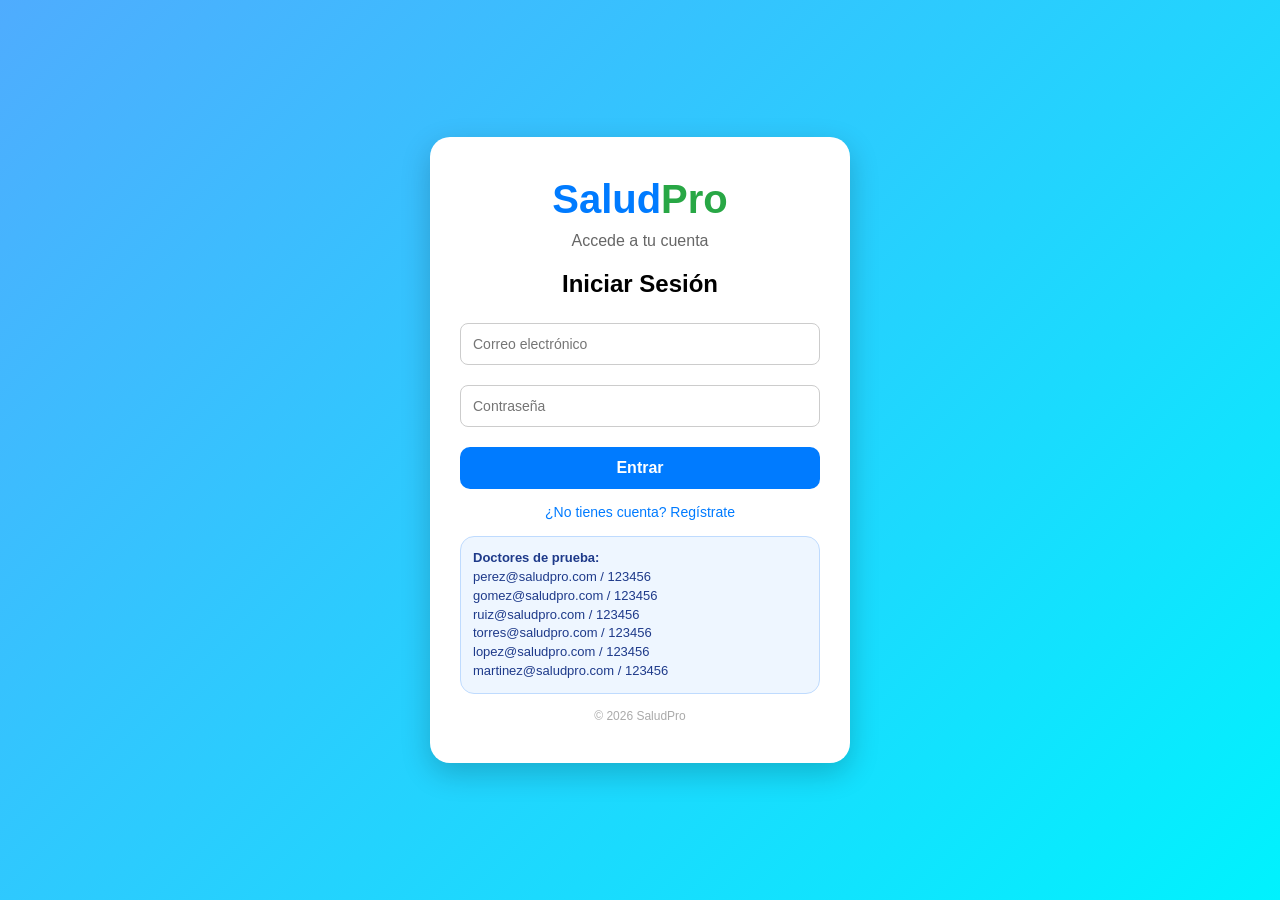
<file: frontend/login.html>
<!DOCTYPE html>
<html lang="es">
<head>
    <meta charset="UTF-8">
    <title>Login - SaludPro</title>
    <style>
        *{margin:0;padding:0;box-sizing:border-box}
        body{font-family:'Segoe UI',sans-serif;background:linear-gradient(135deg,#4facfe,#00f2fe);display:flex;align-items:center;justify-content:center;min-height:100vh;padding:18px}
        .container{background:white;padding:40px 30px;border-radius:20px;width:90%;max-width:420px;text-align:center;box-shadow:0 10px 30px rgba(0,0,0,.2)}
        .logo{font-size:40px;font-weight:bold;color:#007BFF}.logo span{color:#28a745}.subtitle{color:#666;margin:10px 0 20px}h2{margin-bottom:15px}input{width:100%;padding:12px;margin:10px 0;border-radius:8px;border:1px solid #ccc;outline:none;font-size:14px}input:focus{border:1px solid #007BFF;box-shadow:0 0 5px rgba(0,123,255,.4)}button{width:100%;padding:12px;margin-top:10px;border-radius:10px;border:none;background:#007BFF;color:white;font-size:16px;font-weight:bold;cursor:pointer;transition:.3s}button:hover{transform:translateY(-2px);opacity:.9}.link{display:block;margin-top:15px;text-decoration:none;color:#007BFF;font-size:14px}.link:hover{text-decoration:underline}.info{margin-top:16px;text-align:left;background:#eef6ff;border:1px solid #bfdbfe;color:#1e3a8a;border-radius:14px;padding:12px;font-size:13px;line-height:1.45}footer{margin-top:15px;font-size:12px;color:#aaa}
    </style>
</head>
<body>
<div class="container">
    <div class="logo">Salud<span>Pro</span></div>
    <div class="subtitle">Accede a tu cuenta</div>
    <h2>Iniciar Sesión</h2>
    <input id="email" placeholder="Correo electrónico">
    <input id="password" type="password" placeholder="Contraseña">
    <button onclick="login()">Entrar</button>
    <a href="register.html" class="link">¿No tienes cuenta? Regístrate</a>
    <div class="info">
        <strong>Doctores de prueba:</strong><br>
        perez@saludpro.com / 123456<br>
        gomez@saludpro.com / 123456<br>
        ruiz@saludpro.com / 123456<br>
        torres@saludpro.com / 123456<br>
        lopez@saludpro.com / 123456<br>
        martinez@saludpro.com / 123456
    </div>
    <footer>© 2026 SaludPro</footer>
</div>

<script>
const API_BASE = "https://citas-medicas-htmz.onrender.com/api";

async function login(){
    const email = document.getElementById("email").value.trim().toLowerCase();
    const password = document.getElementById("password").value;

    if(!email || !password){
        alert("Completa todos los campos");
        return;
    }

    try{
        const res = await fetch(`${API_BASE}/login`, {
            method: "POST",
            headers: {"Content-Type": "application/json"},
            body: JSON.stringify({ email, password })
        });

        const data = await res.json();

        if(res.ok){
            localStorage.setItem("user", data.email);
            localStorage.setItem("role", data.role);
            localStorage.setItem("doctorName", data.doctorName || "");
            localStorage.setItem("finePending", data.finePending ? "true" : "false");

            alert("Bienvenido 👋");

            if(data.role === "admin"){
                window.location.href = "admin.html";
            } else if(data.role === "doctor"){
                window.location.href = "doctor.html";
            } else {
                window.location.href = "dashboard.html";
            }
        } else {
            alert(data.error || "Error al iniciar sesión");
        }
    } catch(error){
        alert("No se pudo conectar con el servidor");
    }
}
</script>
</body>
</html>
</file>
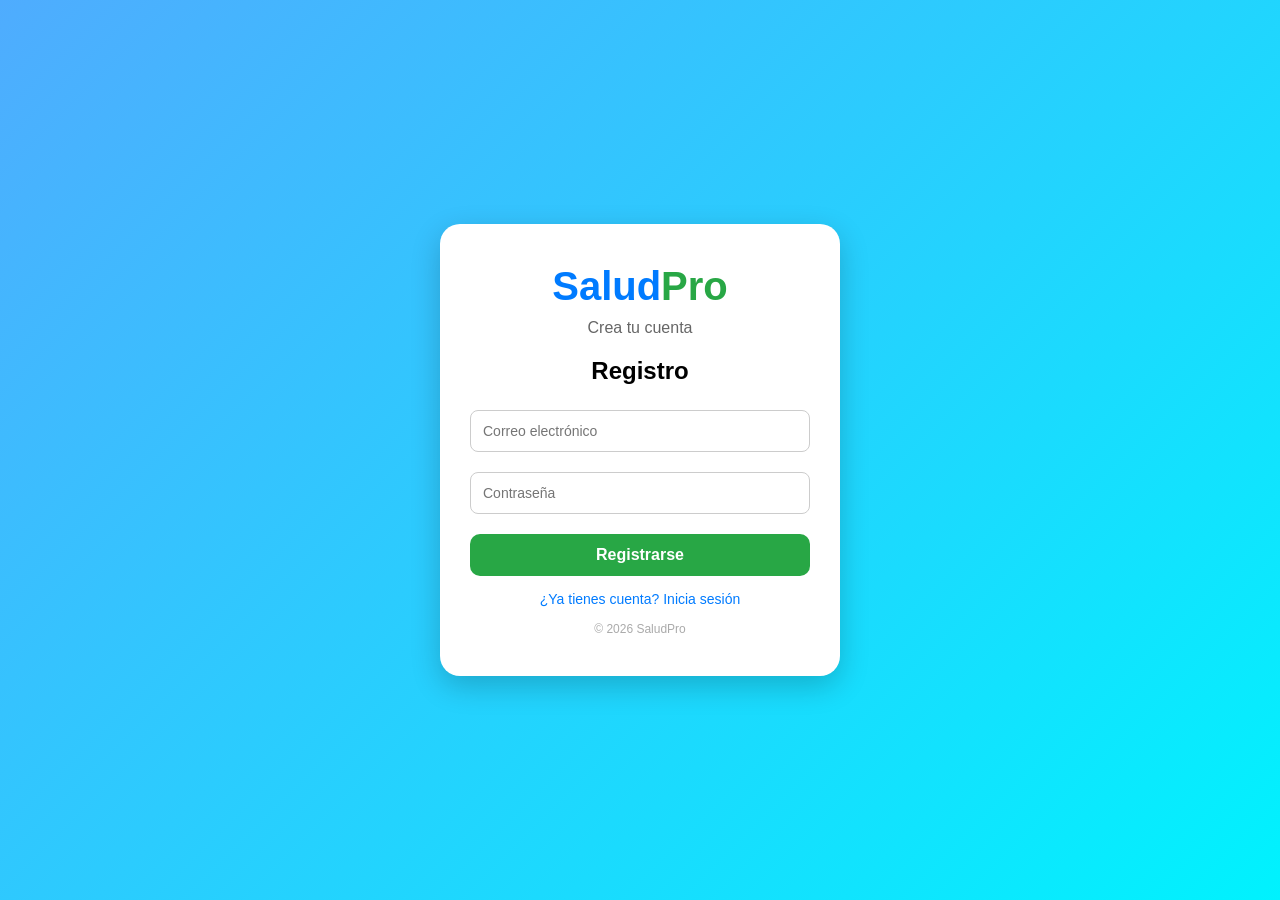
<file: frontend/register.html>
<!DOCTYPE html>
<html lang="es">
<head>
    <meta charset="UTF-8">
    <title>Registro - SaludPro</title>
    <style>
        *{margin:0;padding:0;box-sizing:border-box}
        body{font-family:'Segoe UI',sans-serif;background:linear-gradient(135deg,#4facfe,#00f2fe);display:flex;align-items:center;justify-content:center;min-height:100vh;padding:18px}
        .container{background:white;padding:40px 30px;border-radius:20px;width:90%;max-width:400px;text-align:center;box-shadow:0 10px 30px rgba(0,0,0,.2)}.logo{font-size:40px;font-weight:bold;color:#007BFF}.logo span{color:#28a745}.subtitle{color:#666;margin:10px 0 20px}h2{margin-bottom:15px}input{width:100%;padding:12px;margin:10px 0;border-radius:8px;border:1px solid #ccc;outline:none;font-size:14px}input:focus{border:1px solid #28a745;box-shadow:0 0 5px rgba(40,167,69,.4)}button{width:100%;padding:12px;margin-top:10px;border-radius:10px;border:none;background:#28a745;color:white;font-size:16px;font-weight:bold;cursor:pointer;transition:.3s}button:hover{transform:translateY(-2px);opacity:.9}.link{display:block;margin-top:15px;text-decoration:none;color:#007BFF;font-size:14px}.link:hover{text-decoration:underline}footer{margin-top:15px;font-size:12px;color:#aaa}
    </style>
</head>
<body>
<div class="container">
    <div class="logo">Salud<span>Pro</span></div>
    <div class="subtitle">Crea tu cuenta</div>
    <h2>Registro</h2>
    <input id="email" placeholder="Correo electrónico">
    <input id="password" type="password" placeholder="Contraseña">
    <button onclick="register()">Registrarse</button>
    <a href="login.html" class="link">¿Ya tienes cuenta? Inicia sesión</a>
    <footer>© 2026 SaludPro</footer>
</div>

<script>
const API_BASE = "https://citas-medicas-htmz.onrender.com/api";

async function register(){
    const email = document.getElementById("email").value.trim().toLowerCase();
    const password = document.getElementById("password").value;

    if(!email || !password){
        alert("Completa todos los campos");
        return;
    }

    try{
        const res = await fetch(`${API_BASE}/register`, {
            method: "POST",
            headers: {"Content-Type": "application/json"},
            body: JSON.stringify({ email, password })
        });

        const data = await res.json();

        if(res.ok){
            alert("Registro exitoso ✅");
            window.location.href = "login.html";
        } else {
            alert(data.error || "Error al registrar usuario");
        }
    } catch(error){
        alert("No se pudo conectar con el servidor");
    }
}
</script>
</body>
</html>
</file>
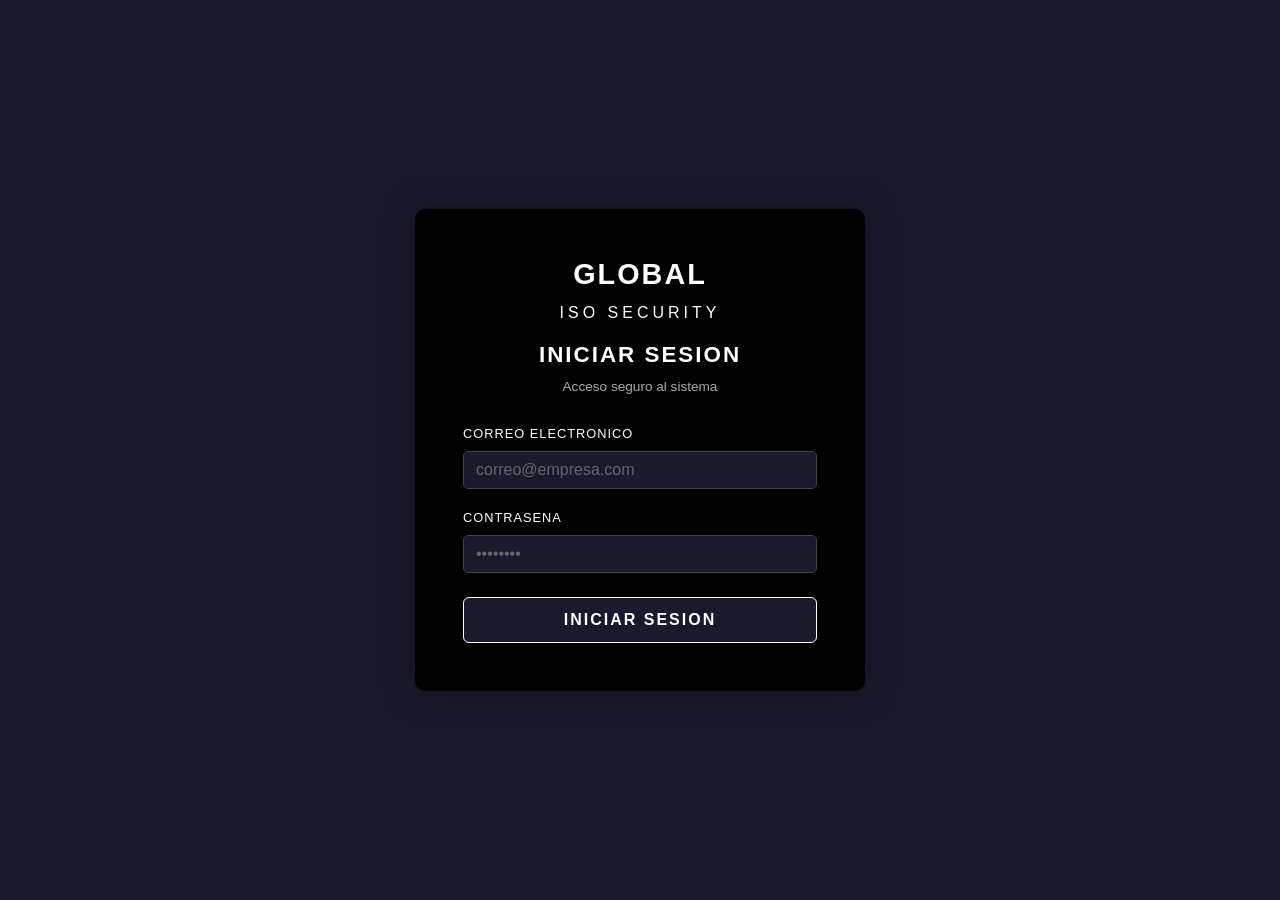
<file: backend/global-iso-security/frontend/pages/admin.html>
<!DOCTYPE html>
<html lang="es">
<head>
    <meta charset="UTF-8">
    <meta name="viewport" content="width=device-width, initial-scale=1.0">
    <title>Global ISO Security - Administrador</title>
    <link href="https://cdn.jsdelivr.net/npm/bootstrap@5.3.0/dist/css/bootstrap.min.css" rel="stylesheet">
    <link href="https://cdn.jsdelivr.net/npm/bootstrap-icons@1.10.5/font/bootstrap-icons.css" rel="stylesheet">
    <link rel="stylesheet" href="../css/admin.css">
</head>
<body>
<div class="d-flex vh-100">

    <div class="sidebar d-flex flex-column p-3">
        <div class="text-center mb-4">
            <div class="logo-box mb-2">
                <span class="logo-title">GLOBAL<br><small>ISO SECURITY</small></span>
            </div>
            <span class="badge-role">Administrador</span>
            <p class="user-name mt-1" id="nombreAdmin">Administrador</p>
        </div>

        <nav class="d-flex flex-column gap-2">
            <button class="btn btn-menu active" onclick="mostrarSeccion('dashboard', this)">
                <i class="bi bi-grid-fill me-2"></i>Dashboard
            </button>
            <button class="btn btn-menu" onclick="mostrarSeccion('usuarios', this)">
                <i class="bi bi-people-fill me-2"></i>Gestión de Usuarios
            </button>
            <button class="btn btn-menu" onclick="mostrarSeccion('empresas', this)">
                <i class="bi bi-building me-2"></i>Empresas
            </button>
            <button class="btn btn-menu" onclick="mostrarSeccion('reportes', this)">
                <i class="bi bi-file-earmark-bar-graph me-2"></i>Reportes
            </button>
            <button class="btn btn-menu" onclick="mostrarSeccion('configuracion', this)">
                <i class="bi bi-gear-fill me-2"></i>Configuración
            </button>
        </nav>

        <div class="mt-auto">
            <button class="btn btn-logout w-100" id="btnLogout">
                <i class="bi bi-box-arrow-left me-2"></i>Cerrar Sesión
            </button>
        </div>
    </div>

    <div class="main-content flex-grow-1 p-4">

        <!-- DASHBOARD -->
        <div id="seccion-dashboard">
            <div class="d-flex justify-content-between align-items-center mb-4">
                <h2 class="section-title mb-0">Dashboard</h2>
            </div>

            <div class="row g-3 mb-4">
                <div class="col-md-4">
                    <div class="stat-card">
                        <i class="bi bi-people-fill stat-icon"></i>
                        <div>
                            <p class="stat-label">Total Usuarios</p>
                            <h4 class="stat-number" id="totalUsuarios">0</h4>
                        </div>
                    </div>
                </div>
                <div class="col-md-4">
                    <div class="stat-card">
                        <i class="bi bi-building stat-icon"></i>
                        <div>
                            <p class="stat-label">Empresas</p>
                            <h4 class="stat-number" id="totalEmpresas">0</h4>
                        </div>
                    </div>
                </div>
                <div class="col-md-4">
                    <div class="stat-card">
                        <i class="bi bi-shield-check stat-icon"></i>
                        <div>
                            <p class="stat-label">Auditorías / Evaluaciones</p>
                            <h4 class="stat-number" id="totalEvaluaciones">0</h4>
                        </div>
                    </div>
                </div>
            </div>

            <div class="row g-3">
                <div class="col-md-6">
                    <div class="table-wrapper p-4 h-100">
                        <h5 class="text-white mb-3">Resumen General</h5>
                        <p class="text-white mb-2"><strong>Total usuarios:</strong> <span id="usuariosTotalResumen">0</span></p>
                        <p class="text-white mb-0"><strong>Total empresas:</strong> <span id="empresasResumen">0</span></p>
                    </div>
                </div>
                <div class="col-md-6">
                    <div class="table-wrapper p-4 h-100">
                        <h5 class="text-white mb-3">Estado Operativo</h5>
                        <p class="text-white mb-2"><strong>Última auditoría:</strong> <span id="ultimaAuditoria">No disponible</span></p>
                        <p class="text-white mb-2"><strong>Último reporte:</strong> <span id="ultimoReporte">No disponible</span></p>
                        <p class="text-white mb-0"><strong>Sistema:</strong> <span id="estadoSistema">Operativo</span></p>
                    </div>
                </div>
            </div>
        </div>

        <!-- USUARIOS -->
        <div id="seccion-usuarios" style="display:none;">
            <div class="d-flex justify-content-between align-items-center mb-4">
                <h2 class="section-title mb-0">Gestión de Usuarios</h2>
                <button class="btn btn-crear" id="btnAbrirModalCrearUsuario">
                    <i class="bi bi-plus-circle me-1"></i> Crear Usuario
                </button>
            </div>

            <div class="row g-3 mb-4">
                <div class="col-md-6">
                    <div class="stat-card">
                        <i class="bi bi-people-fill stat-icon"></i>
                        <div>
                            <p class="stat-label">Total Usuarios</p>
                            <h4 class="stat-number" id="usuariosTotalSeccion">0</h4>
                        </div>
                    </div>
                </div>
                <div class="col-md-6">
                    <div class="stat-card">
                        <i class="bi bi-journal-text stat-icon"></i>
                        <div>
                            <p class="stat-label">Eventos Recientes</p>
                            <h4 class="stat-number" id="eventosRecientes">Pendiente</h4>
                        </div>
                    </div>
                </div>
            </div>

            <div class="table-wrapper">
                <table class="table table-hover mb-0">
                    <thead>
                        <tr>
                            <th>#</th>
                            <th>Nombre</th>
                            <th>Email</th>
                            <th>Rol</th>
                            <th>Empresa</th>
                            <th>Acciones</th>
                        </tr>
                    </thead>
                    <tbody id="tablaUsuariosBody">
                        <tr>
                            <td colspan="6" class="text-center">Cargando usuarios...</td>
                        </tr>
                    </tbody>
                </table>
            </div>
        </div>

        <!-- EMPRESAS -->
        <div id="seccion-empresas" style="display:none;">
            <div class="d-flex justify-content-between align-items-center mb-4">
                <h2 class="section-title mb-0">Empresas</h2>
                <button class="btn btn-crear" id="btnAbrirModalCrearEmpresa">
                    <i class="bi bi-plus-circle me-1"></i> Registrar Empresa
                </button>
            </div>
            <p class="text-white-50 small mb-3">
                Las columnas Implementador, Capacitador y Auditor muestran <strong>usuarios</strong> con ese rol vinculados a la empresa.
                La columna <strong>Servicios</strong> cuenta cuántos usuarios hay en esos tres roles por empresa (ej.: 1 implementador + 1 auditor = 2).
                Si solo tienes administradores u otros roles, verás "No asignado" en las columnas de personal.
            </p>

            <div class="row g-3 mb-4">
                <div class="col-md-3">
                    <div class="stat-card">
                        <i class="bi bi-building stat-icon"></i>
                        <div>
                            <p class="stat-label">Empresas Registradas</p>
                            <h4 class="stat-number" id="empresasRegistradas">0</h4>
                        </div>
                    </div>
                </div>
                <div class="col-md-3">
                    <div class="stat-card">
                        <i class="bi bi-clipboard-check stat-icon"></i>
                        <div>
                            <p class="stat-label">Servicios Totales</p>
                            <h4 class="stat-number" id="serviciosTotalesEmpresas">0</h4>
                        </div>
                    </div>
                </div>
                <div class="col-md-3">
                    <div class="stat-card">
                        <i class="bi bi-person-workspace stat-icon"></i>
                        <div>
                            <p class="stat-label">Implementadores</p>
                            <h4 class="stat-number" id="totalImplementadores">0</h4>
                        </div>
                    </div>
                </div>
                <div class="col-md-3">
                    <div class="stat-card">
                        <i class="bi bi-mortarboard-fill stat-icon"></i>
                        <div>
                            <p class="stat-label">Capacitadores</p>
                            <h4 class="stat-number" id="totalCapacitadores">0</h4>
                        </div>
                    </div>
                </div>
                <div class="col-md-3">
                    <div class="stat-card">
                        <i class="bi bi-shield-check stat-icon"></i>
                        <div>
                            <p class="stat-label">Auditores</p>
                            <h4 class="stat-number" id="totalAuditores">0</h4>
                        </div>
                    </div>
                </div>
            </div>

            <div class="table-wrapper">
                <table class="table table-hover mb-0">
                    <thead>
                        <tr>
                            <th>#</th>
                            <th>Nombre</th>
                            <th>Sector</th>
                            <th>Servicios</th>
                            <th>Implementador</th>
                            <th>Capacitador</th>
                            <th>Auditor</th>
                            <th>Estado General</th>
                            <th>Acciones</th>
                        </tr>
                    </thead>
                    <tbody id="tablaEmpresasBody">
                        <tr>
                            <td colspan="9" class="text-center">Cargando empresas...</td>
                        </tr>
                    </tbody>
                </table>
            </div>
        </div>

        <!-- REPORTES -->
        <div id="seccion-reportes" style="display:none;">
            <div class="d-flex justify-content-between align-items-center mb-4">
                <h2 class="section-title mb-0">Reportes</h2>
                <small class="text-white-50">Exportación real desde backend</small>
            </div>

            <div class="reporte-card p-4 mb-3">
                <div class="row g-3 align-items-end">
                    <div class="col-md-5">
                        <label class="form-label text-white">Empresa</label>
                        <select class="form-select" id="reporteEmpresaSelect">
                            <option value="">Cargando empresas...</option>
                        </select>
                    </div>
                    <div class="col-md-3">
                        <label class="form-label text-white">Tipo de reporte</label>
                        <select class="form-select" id="reporteTipoSelect">
                            <option value="general">General</option>
                            <option value="auditoria">Auditoría</option>
                            <option value="implementacion">Implementación</option>
                            <option value="capacitacion">Capacitación</option>
                        </select>
                    </div>
                    <div class="col-md-4 d-flex gap-2 flex-wrap">
                        <button class="btn btn-crear btn-sm" id="btnReportePdf">
                            <i class="bi bi-filetype-pdf me-1"></i>Descargar PDF
                        </button>
                        <button class="btn btn-crear btn-sm" id="btnReporteExcel">
                            <i class="bi bi-file-earmark-excel me-1"></i>Descargar Excel
                        </button>
                    </div>
                </div>
                <div class="mt-3 text-white-50 small">
                    Selecciona una empresa y el formato requerido. El archivo se descarga desde el backend, no como JSON del navegador.
                </div>
            </div>

            <div class="row g-3">
                <div class="col-md-4">
                    <div class="reporte-card p-4 text-center h-100">
                        <i class="bi bi-file-earmark-pdf reporte-icon"></i>
                        <p class="reporte-label">PDF</p>
                        <small class="text-white-50">Resumen ejecutivo para entregar o imprimir.</small>
                    </div>
                </div>
                <div class="col-md-4">
                    <div class="reporte-card p-4 text-center h-100">
                        <i class="bi bi-file-earmark-spreadsheet reporte-icon"></i>
                        <p class="reporte-label">Excel</p>
                        <small class="text-white-50">Datos tabulados para análisis y evidencias.</small>
                    </div>
                </div>
                <div class="col-md-4">
                    <div class="reporte-card p-4 text-center h-100">
                        <i class="bi bi-building-check reporte-icon"></i>
                        <p class="reporte-label">Por empresa</p>
                        <small class="text-white-50">El reporte se genera con la empresa seleccionada.</small>
                    </div>
                </div>
            </div>

            <div class="mt-3 text-white-50 small" id="reporteEstado"></div>
        </div>

        <!-- CONFIGURACIÓN -->
        <div id="seccion-configuracion" style="display:none;">
            <div class="d-flex justify-content-between align-items-center mb-4">
                <h2 class="section-title mb-0">Configuración</h2>
                <button class="btn btn-crear" id="btnGuardarConfiguracion">
                    <i class="bi bi-save me-1"></i> Guardar Configuración
                </button>
            </div>

            <div class="row g-4">
                <div class="col-md-6">
                    <div class="reporte-card p-4 h-100">
                        <h5 class="config-title mb-3">
                            <i class="bi bi-info-circle-fill me-2"></i>Información del Sistema
                        </h5>
                        <div class="mb-3">
                            <label class="config-label">Nombre del sistema</label>
                            <input type="text" class="form-control config-input" id="cfgNombreSistema" value="Global ISO Security">
                        </div>
                        <div class="mb-3">
                            <label class="config-label">Versión</label>
                            <input type="text" class="form-control config-input" id="cfgVersion" value="1.0.0">
                        </div>
                        <div class="mb-3">
                            <label class="config-label">Correo de soporte</label>
                            <input type="email" class="form-control config-input" id="cfgSoporteEmail" value="soporte@globaliso.com">
                        </div>
                        <div class="mb-0">
                            <label class="config-label">Estado del sistema</label>
                            <select class="form-select config-input" id="cfgEstadoSistema">
                                <option value="Operativo" selected>Operativo</option>
                                <option value="En mantenimiento">En mantenimiento</option>
                                <option value="Deshabilitado">Deshabilitado</option>
                            </select>
                        </div>
                    </div>
                </div>

                <div class="col-md-6">
                    <div class="reporte-card p-4 h-100">
                        <h5 class="config-title mb-3">
                            <i class="bi bi-shield-lock-fill me-2"></i>Seguridad
                        </h5>
                        <div class="mb-3">
                            <label class="config-label">Duración de sesión</label>
                            <select class="form-select config-input" id="cfgSesionDuracion">
                                <option value="15">15 minutos</option>
                                <option value="30" selected>30 minutos</option>
                                <option value="60">1 hora</option>
                                <option value="120">2 horas</option>
                            </select>
                        </div>
                        <div class="mb-3">
                            <label class="config-label">Intentos máximos de inicio de sesión</label>
                            <input type="number" class="form-control config-input" id="cfgIntentosMax" value="5" min="1" max="20">
                        </div>
                        <div class="mb-3">
                            <label class="config-label">Bloqueo temporal por intentos fallidos</label>
                            <select class="form-select config-input" id="cfgBloqueoMin">
                                <option value="5">5 minutos</option>
                                <option value="10" selected>10 minutos</option>
                                <option value="15">15 minutos</option>
                                <option value="30">30 minutos</option>
                            </select>
                        </div>
                        <div class="form-check form-switch config-switch">
                            <input class="form-check-input" type="checkbox" id="sesionAuto" checked>
                            <label class="form-check-label text-white" for="sesionAuto">
                                Cerrar sesión automáticamente por inactividad
                            </label>
                        </div>
                    </div>
                </div>

                <div class="col-md-6">
                    <div class="reporte-card p-4 h-100">
                        <h5 class="config-title mb-3">
                            <i class="bi bi-diagram-3-fill me-2"></i>Flujo del Servicio
                        </h5>
                        <div class="form-check form-switch config-switch mb-3">
                            <input class="form-check-input" type="checkbox" id="editarBorrador" checked>
                            <label class="form-check-label text-white" for="editarBorrador">Permitir edición en estado BORRADOR</label>
                        </div>
                        <div class="form-check form-switch config-switch mb-3">
                            <input class="form-check-input" type="checkbox" id="editarProceso" checked>
                            <label class="form-check-label text-white" for="editarProceso">Permitir edición en estado EN PROCESO</label>
                        </div>
                        <div class="form-check form-switch config-switch mb-3">
                            <input class="form-check-input" type="checkbox" id="bloquearFirmado" checked>
                            <label class="form-check-label text-white" for="bloquearFirmado">Bloquear edición cuando el servicio esté FIRMADO</label>
                        </div>
                        <div class="form-check form-switch config-switch mb-0">
                            <input class="form-check-input" type="checkbox" id="bloquearCerrado" checked>
                            <label class="form-check-label text-white" for="bloquearCerrado">Bloquear edición cuando el servicio esté CERRADO</label>
                        </div>
                    </div>
                </div>

                <div class="col-md-6">
                    <div class="reporte-card p-4 h-100">
                        <h5 class="config-title mb-3">
                            <i class="bi bi-file-earmark-bar-graph-fill me-2"></i>Reportes
                        </h5>
                        <div class="form-check form-switch config-switch mb-3">
                            <input class="form-check-input" type="checkbox" id="pdfActivo" checked>
                            <label class="form-check-label text-white" for="pdfActivo">Habilitar exportación en PDF</label>
                        </div>
                        <div class="form-check form-switch config-switch mb-3">
                            <input class="form-check-input" type="checkbox" id="excelActivo" checked>
                            <label class="form-check-label text-white" for="excelActivo">Habilitar exportación en Excel</label>
                        </div>
                        <div class="form-check form-switch config-switch mb-3">
                            <input class="form-check-input" type="checkbox" id="logoReporte" checked>
                            <label class="form-check-label text-white" for="logoReporte">Incluir logo institucional en reportes</label>
                        </div>
                        <div class="form-check form-switch config-switch mb-0">
                            <input class="form-check-input" type="checkbox" id="soloCerrado" checked>
                            <label class="form-check-label text-white" for="soloCerrado">Generar reportes solo para servicios cerrados</label>
                        </div>
                    </div>
                </div>
            </div>

            <div class="mt-3 text-white-50 small" id="configEstado"></div>
        </div>

    </div>
</div>

<!-- MODAL EDITAR USUARIO -->
<div class="modal fade" id="modalEditarUsuario" tabindex="-1" aria-hidden="true">
    <div class="modal-dialog">
        <div class="modal-content bg-dark text-white">
            <div class="modal-header border-secondary">
                <h5 class="modal-title">Editar Usuario</h5>
                <button type="button" class="btn-close btn-close-white" data-bs-dismiss="modal" aria-label="Cerrar"></button>
            </div>
            <div class="modal-body">
                <input type="hidden" id="editUsuarioId">

                <div class="mb-3">
                    <label class="form-label">Nombre</label>
                    <input type="text" class="form-control" id="editNombre">
                </div>

                <div class="mb-3">
                    <label class="form-label">Correo</label>
                    <input type="email" class="form-control" id="editEmail">
                </div>

                <div class="mb-3">
                    <label class="form-label">Nueva contraseña</label>
                    <input type="password" class="form-control" id="editPassword" placeholder="Déjala vacía si no quieres cambiarla">
                </div>

                <div class="mb-3">
                    <label class="form-label">Rol <span class="text-danger">*</span></label>
                    <select class="form-select" id="editRol"></select>
                </div>

                <div class="mb-3">
                    <!-- ✅ Empresa marcada como opcional en la etiqueta -->
                    <label class="form-label">Empresa <span class="text-white-50">(opcional)</span></label>
                    <select class="form-select" id="editUsuarioEmpresa"></select>
                    <p class="text-white-50 small mb-0 mt-1" id="editUsuarioEmpresaAyuda">
                        Opcional. Puedes dejar este campo vacío si el usuario no pertenece a ninguna empresa.
                    </p>
                </div>

                <div id="editUsuarioError" class="text-danger small" style="display:none;"></div>
            </div>
            <div class="modal-footer border-secondary">
                <button type="button" class="btn btn-secondary" data-bs-dismiss="modal">Cancelar</button>
                <button type="button" class="btn btn-crear" id="btnGuardarUsuario">Guardar cambios</button>
            </div>
        </div>
    </div>
</div>

<!-- MODAL CREAR USUARIO -->
<div class="modal fade" id="modalCrearUsuario" tabindex="-1" aria-hidden="true">
    <div class="modal-dialog">
        <div class="modal-content bg-dark text-white">
            <div class="modal-header border-secondary">
                <h5 class="modal-title">Crear Usuario</h5>
                <button type="button" class="btn-close btn-close-white" data-bs-dismiss="modal" aria-label="Cerrar"></button>
            </div>
            <div class="modal-body">
                <div class="mb-3">
                    <label class="form-label">Nombre <span class="text-danger">*</span></label>
                    <input type="text" class="form-control" id="crearNombre">
                </div>

                <div class="mb-3">
                    <label class="form-label">Correo <span class="text-danger">*</span></label>
                    <input type="email" class="form-control" id="crearEmail">
                </div>

                <div class="mb-3">
                    <label class="form-label">Contraseña <span class="text-danger">*</span></label>
                    <input type="password" class="form-control" id="crearPassword">
                </div>

                <div class="mb-3">
                    <label class="form-label">Rol <span class="text-danger">*</span></label>
                    <select class="form-select" id="crearRol">
                        <option value="">Selecciona un rol</option>
                    </select>
                </div>

                <div class="mb-3">
                    <!-- ✅ Empresa opcional también en creación -->
                    <label class="form-label">Empresa <span class="text-white-50">(opcional)</span></label>
                    <select class="form-select" id="crearEmpresa">
                        <option value="">Sin empresa</option>
                    </select>
                    <p class="text-white-50 small mb-0 mt-1">
                        Puedes asignar una empresa ahora o dejarlo vacío y asignarlo después.
                    </p>
                </div>

                <div id="crearUsuarioError" class="text-danger small" style="display:none;"></div>
            </div>
            <div class="modal-footer border-secondary">
                <button type="button" class="btn btn-secondary" data-bs-dismiss="modal">Cancelar</button>
                <button type="button" class="btn btn-crear" id="btnGuardarNuevoUsuario">Crear Usuario</button>
            </div>
        </div>
    </div>
</div>

<!-- MODAL CREAR EMPRESA -->
<div class="modal fade" id="modalCrearEmpresa" tabindex="-1" aria-hidden="true">
    <div class="modal-dialog">
        <div class="modal-content bg-dark text-white">
            <div class="modal-header border-secondary">
                <h5 class="modal-title">Registrar Empresa</h5>
                <button type="button" class="btn-close btn-close-white" data-bs-dismiss="modal" aria-label="Cerrar"></button>
            </div>
            <div class="modal-body">
                <div class="mb-3">
                    <label class="form-label">Nombre</label>
                    <input type="text" class="form-control" id="crearEmpresaNombre">
                </div>
                <div class="mb-3">
                    <label class="form-label">Sector</label>
                    <input type="text" class="form-control" id="crearEmpresaSector">
                </div>
                <div id="crearEmpresaError" class="text-danger small" style="display:none;"></div>
            </div>
            <div class="modal-footer border-secondary">
                <button type="button" class="btn btn-secondary" data-bs-dismiss="modal">Cancelar</button>
                <button type="button" class="btn btn-crear" id="btnGuardarNuevaEmpresa">Registrar</button>
            </div>
        </div>
    </div>
</div>

<!-- MODAL EDITAR EMPRESA -->
<div class="modal fade" id="modalEditarEmpresa" tabindex="-1" aria-hidden="true">
    <div class="modal-dialog">
        <div class="modal-content bg-dark text-white">
            <div class="modal-header border-secondary">
                <h5 class="modal-title">Editar Empresa</h5>
                <button type="button" class="btn-close btn-close-white" data-bs-dismiss="modal" aria-label="Cerrar"></button>
            </div>
            <div class="modal-body">
                <input type="hidden" id="editEmpresaId">
                <div class="mb-3">
                    <label class="form-label">Nombre</label>
                    <input type="text" class="form-control" id="editEmpresaNombre">
                </div>
                <div class="alert alert-secondary py-2 px-3 small mb-0 text-start">
                    <strong>Implementador, auditor y capacitador</strong> no se guardan en la empresa: se definen creando o editando
                    <strong>usuarios</strong> con ese rol y eligiendo esta empresa. La tabla de empresas mostrará esos nombres automáticamente.
                    Aquí solo cambias el <strong>nombre</strong> de la empresa en la base de datos.
                </div>
                <div id="editEmpresaError" class="text-danger small mt-2" style="display:none;"></div>
            </div>
            <div class="modal-footer border-secondary">
                <button type="button" class="btn btn-secondary" data-bs-dismiss="modal">Cancelar</button>
                <button type="button" class="btn btn-crear" id="btnGuardarEdicionEmpresa">Guardar cambios</button>
            </div>
        </div>
    </div>
</div>

<script src="https://cdn.jsdelivr.net/npm/bootstrap@5.3.0/dist/js/bootstrap.bundle.min.js"></script>
<script>
    function mostrarSeccion(seccion, btn) {
        const secciones = ["dashboard", "usuarios", "empresas", "reportes", "configuracion"];
        secciones.forEach(s => {
            const nodo = document.getElementById("seccion-" + s);
            if (nodo) nodo.style.display = "none";
        });

        const actual = document.getElementById("seccion-" + seccion);
        if (actual) actual.style.display = "block";

        document.querySelectorAll(".btn-menu").forEach(b => b.classList.remove("active"));
        if (btn) btn.classList.add("active");

        if (seccion === "empresas" && typeof window.refrescarDatosSeccionEmpresas === "function") {
            window.refrescarDatosSeccionEmpresas();
        }
    }
</script>
<script src="../js/admin.js"></script>
</body>
</html>
</file>
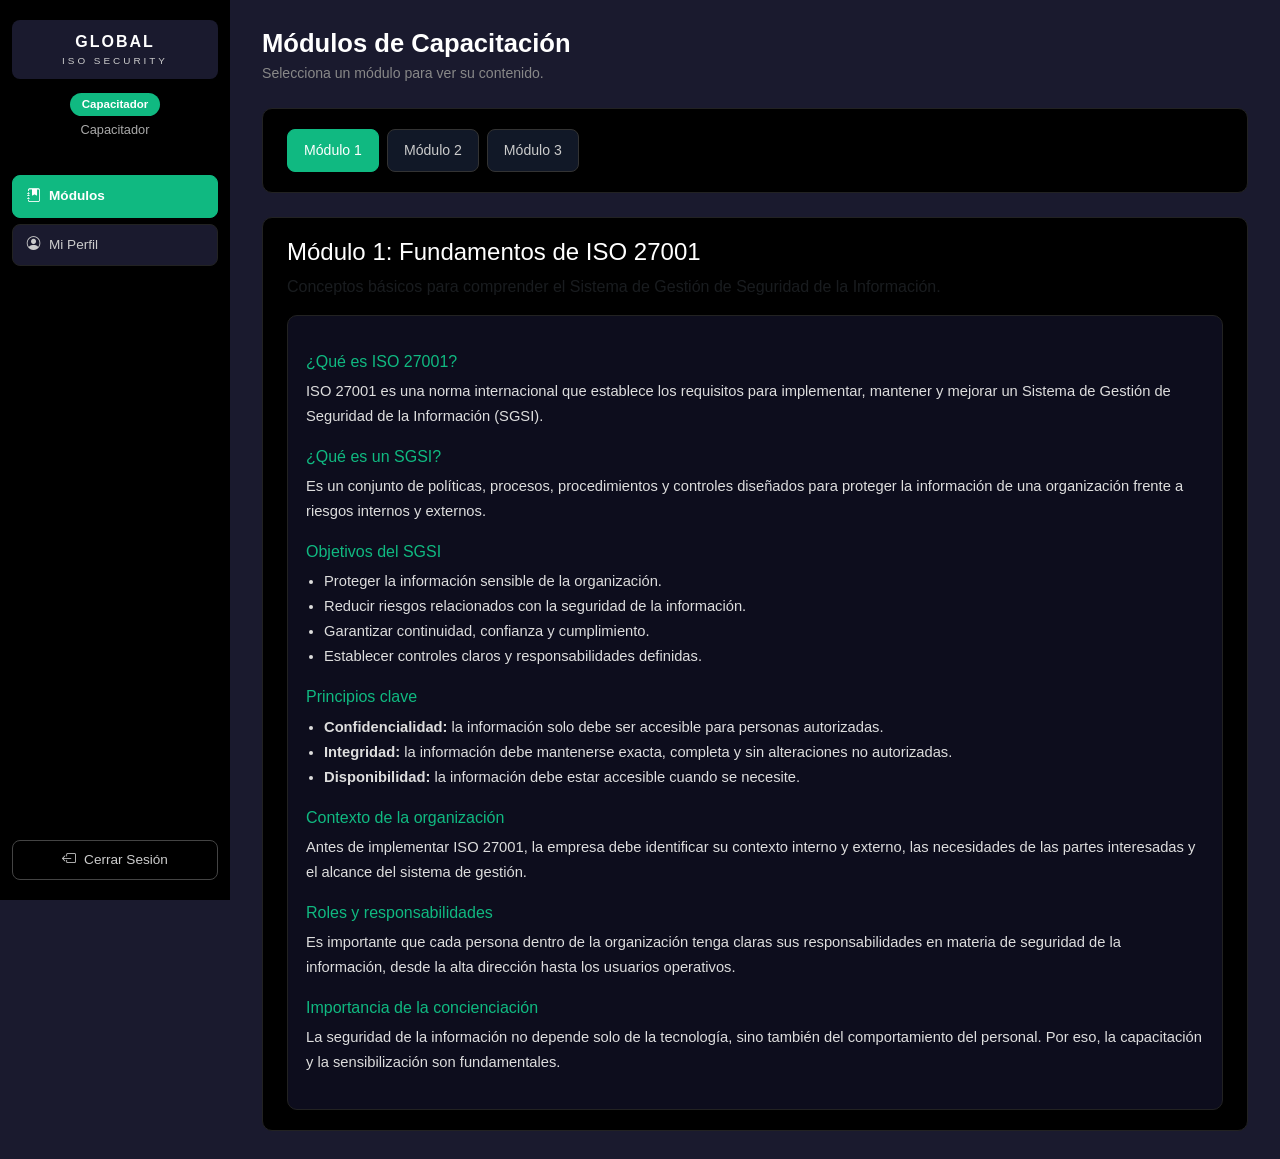
<file: backend/global-iso-security/frontend/pages/capacitador.html>
<!DOCTYPE html>
<html lang="es">
<head>
  <meta charset="UTF-8">
  <meta name="viewport" content="width=device-width, initial-scale=1.0">
  <title>Global ISO Security - Capacitador</title>

  <link href="https://cdn.jsdelivr.net/npm/bootstrap@5.3.0/dist/css/bootstrap.min.css" rel="stylesheet">
  <link href="https://cdn.jsdelivr.net/npm/bootstrap-icons@1.10.5/font/bootstrap-icons.css" rel="stylesheet">

  <style>
    * { margin: 0; padding: 0; box-sizing: border-box; }

    body {
      background-color: #1a1a2e;
      font-family: 'Segoe UI', sans-serif;
    }

    .sidebar {
      width: 230px;
      min-width: 230px;
      background-color: #000;
      height: 100vh;
      position: fixed;
      top: 0;
      left: 0;
      display: flex;
      flex-direction: column;
      padding: 20px 12px;
      z-index: 100;
    }

    .logo-box {
      background-color: #1a1a2e;
      border-radius: 8px;
      padding: 10px 14px;
      text-align: center;
      margin-bottom: 12px;
    }

    .logo-title {
      color: #fff;
      font-weight: 900;
      font-size: 1rem;
      letter-spacing: 2px;
      line-height: 1.5;
      display: block;
    }

    .logo-title small {
      font-size: 0.62rem;
      font-weight: 400;
      letter-spacing: 3px;
      display: block;
      color: #ccc;
    }

    .sidebar-info {
      text-align: center;
      margin-bottom: 20px;
    }

    .badge-role {
      font-size: 0.72rem;
      padding: 3px 12px;
      border-radius: 20px;
      font-weight: 600;
      display: inline-block;
    }

    .badge-role.capacitador {
      background-color: #10b981;
      color: #fff;
    }

    .user-name {
      color: #aaa;
      font-size: 0.8rem;
      margin-top: 4px;
    }

    .btn-menu {
      background-color: #1a1a2e;
      color: #ccc;
      border: 1px solid #222;
      text-align: left;
      padding: 10px 14px;
      font-size: 0.85rem;
      border-radius: 8px;
      width: 100%;
      margin-bottom: 6px;
      transition: all 0.2s;
      cursor: pointer;
    }

    .btn-menu:hover {
      background-color: #064e3b;
      color: #fff;
      border-color: #10b981;
    }

    .btn-menu.active {
      background-color: #10b981;
      color: #fff;
      border-color: #10b981;
      font-weight: 600;
    }

    .btn-logout {
      background-color: transparent;
      color: #ccc;
      border: 1px solid #444;
      font-size: 0.85rem;
      border-radius: 8px;
      width: 100%;
      padding: 9px;
      cursor: pointer;
      transition: all 0.2s;
      margin-top: auto;
    }

    .btn-logout:hover {
      background-color: #f28b82;
      border-color: #f28b82;
      color: #000;
    }

    .main-content {
      margin-left: 230px;
      padding: 28px 32px;
      min-height: 100vh;
      background-color: #1a1a2e;
    }

    .seccion { display: none; }
    .seccion.activa { display: block; }

    .section-title {
      color: #fff;
      font-weight: 700;
      font-size: 1.6rem;
      margin-bottom: 4px;
    }

    .section-sub {
      color: #888;
      font-size: 0.88rem;
      margin-bottom: 24px;
    }

    .info-card {
      background-color: #000;
      border: 1px solid #222;
      border-radius: 10px;
      padding: 20px 24px;
    }

    .btn-modulo {
      background-color: #111827;
      color: #ccc;
      border: 1px solid #333;
      border-radius: 8px;
      padding: 10px 16px;
      font-size: 0.88rem;
      cursor: pointer;
      transition: all 0.2s;
    }

    .btn-modulo:hover,
    .btn-modulo.active {
      background-color: #10b981;
      color: #fff;
      border-color: #10b981;
    }

    .visor-contenido {
      background-color: #0d0d1d;
      border: 1px solid #222;
      border-radius: 10px;
      padding: 18px;
      min-height: 300px;
    }

    .embed-frame {
      width: 100%;
      height: 620px;
      border: none;
      border-radius: 10px;
      background-color: #fff;
    }

    .perfil-avatar {
      width: 72px;
      height: 72px;
      background-color: #10b981;
      border-radius: 50%;
      display: flex;
      align-items: center;
      justify-content: center;
      font-size: 2rem;
      color: #fff;
      flex-shrink: 0;
    }

    .form-label-dark {
      color: #888;
      font-size: 0.82rem;
      margin-bottom: 4px;
      display: block;
    }

    .form-control-dark {
      background-color: #111827;
      border: 1px solid #333;
      color: #fff;
      border-radius: 8px;
      padding: 9px 12px;
      font-size: 0.88rem;
      width: 100%;
    }

    .form-control-dark:disabled {
      background-color: #0d0d1a;
      color: #555;
    }

    .modulo-texto h5 {
      color: #10b981;
      font-size: 1rem;
      margin-top: 18px;
      margin-bottom: 8px;
    }

    .modulo-texto p,
    .modulo-texto li {
      color: #ddd;
      font-size: 0.92rem;
      line-height: 1.7;
    }

    .modulo-texto ul {
      padding-left: 18px;
      margin-bottom: 14px;
    }

    hr {
      border-color: #222;
    }
  </style>
</head>
<body>

  <div class="sidebar">
    <div class="logo-box">
      <span class="logo-title">GLOBAL<small>ISO SECURITY</small></span>
    </div>

    <div class="sidebar-info">
      <span class="badge-role capacitador">Capacitador</span>
      <p class="user-name" id="nombreCapacitadorSidebar">Capacitador</p>
    </div>

    <nav>
      <button class="btn-menu active" onclick="mostrarSeccion('modulos', this)">
        <i class="bi bi-journal-bookmark-fill me-2"></i>Módulos
      </button>

      <button class="btn-menu" onclick="mostrarSeccion('perfil', this)">
        <i class="bi bi-person-circle me-2"></i>Mi Perfil
      </button>
    </nav>

    <button class="btn-logout" id="btnLogout">
      <i class="bi bi-box-arrow-left me-2"></i>Cerrar Sesión
    </button>
  </div>

  <div class="main-content">

    <!-- MODULOS -->
    <div id="seccion-modulos" class="seccion activa">
      <h2 class="section-title">Módulos de Capacitación</h2>
      <p class="section-sub">Selecciona un módulo para ver su contenido.</p>

      <div class="info-card mb-4">
        <div class="d-flex gap-2 flex-wrap">
          <button class="btn-modulo active" onclick="verModulo(1, this)">Módulo 1</button>
          <button class="btn-modulo" onclick="verModulo(2, this)">Módulo 2</button>
          <button class="btn-modulo" onclick="verModulo(3, this)">Módulo 3</button>
        </div>
      </div>

      <div class="info-card">
        <h4 class="text-white mb-2" id="tituloModuloActivo">Módulo 1: Fundamentos de ISO 27001</h4>
        <p class="text-muted mb-3" id="descripcionModuloActivo">Conceptos básicos para comprender el Sistema de Gestión de Seguridad de la Información.</p>
        <div class="visor-contenido" id="contenidoModuloActivo"></div>
      </div>
    </div>

    <!-- PERFIL -->
    <div id="seccion-perfil" class="seccion">
      <h2 class="section-title">Mi Perfil</h2>
      <p class="section-sub">Información del capacitador.</p>

      <div class="info-card">
        <div class="d-flex align-items-center gap-4 mb-4">
          <div class="perfil-avatar"><i class="bi bi-person-fill"></i></div>
          <div>
            <h5 class="text-white mb-1" id="perfilNombreTitulo">Capacitador</h5>
            <span class="badge-role capacitador">Capacitador</span>
          </div>
        </div>

        <hr>

        <div class="row g-3">
          <div class="col-md-6">
            <label class="form-label-dark">Nombre completo</label>
            <input type="text" class="form-control-dark" id="perfilNombreInput" disabled value="Capacitador">
          </div>

          <div class="col-md-6">
            <label class="form-label-dark">Correo electrónico</label>
            <input type="email" class="form-control-dark" id="perfilEmailInput" disabled value="capacitador@globaliso.com">
          </div>

          <div class="col-md-6">
            <label class="form-label-dark">Empresa asignada</label>
            <input type="text" class="form-control-dark" id="perfilEmpresaInput" disabled value="Empresa asignada">
          </div>

          <div class="col-md-6">
            <label class="form-label-dark">Rol</label>
            <input type="text" class="form-control-dark" disabled value="Capacitador ISO 27001">
          </div>
        </div>
      </div>
    </div>

  </div>

  <script src="../js/capacitador.js"></script>
</body>
</html>
</file>
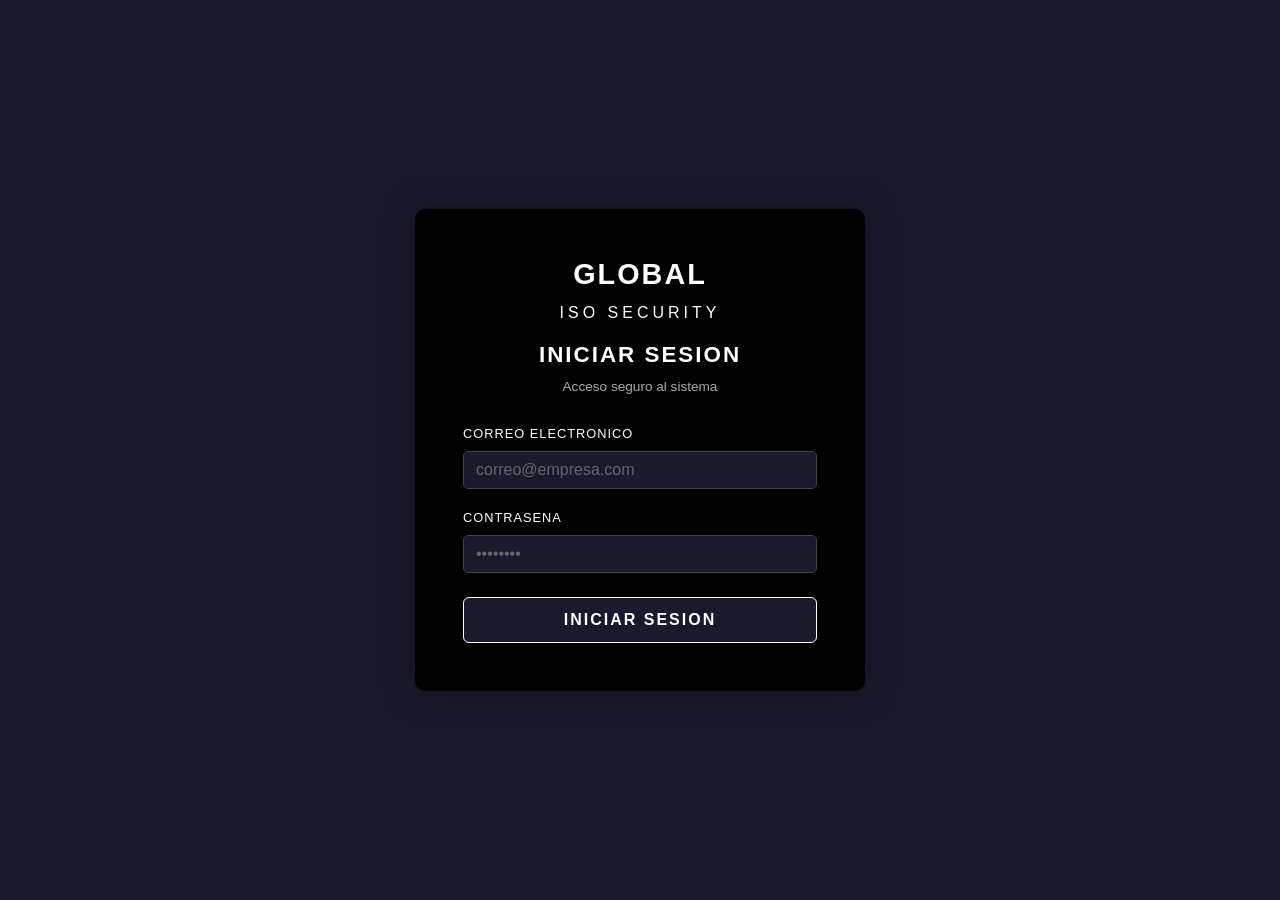
<file: backend/global-iso-security/frontend/pages/login.html>
<!DOCTYPE html>
<html lang="es">
<head>
    <meta charset="UTF-8">
    <meta name="viewport" content="width=device-width, initial-scale=1.0">
    <title>Global ISO Security - Iniciar Sesion</title>
    <link href="https://cdn.jsdelivr.net/npm/bootstrap@5.3.0/dist/css/bootstrap.min.css" rel="stylesheet">
    <link rel="stylesheet" href="../css/login.css">
</head>
<body>
    <div class="login-wrapper d-flex justify-content-center align-items-center vh-100">
        <div class="login-card p-5">
            <div class="text-center mb-4">
                <h1 class="login-title">GLOBAL<br><span>ISO SECURITY</span></h1>
                <h2 class="mt-3">INICIAR SESION</h2>
                <p class="login-subtitle">Acceso seguro al sistema</p>
            </div>
            <div class="mb-3">
                <label class="form-label login-label">CORREO ELECTRONICO</label>
                <input type="email" id="email" class="form-control login-input" placeholder="correo@empresa.com">
            </div>
            <div class="mb-4">
                <label class="form-label login-label">CONTRASENA</label>
                <input type="password" id="password" class="form-control login-input" placeholder="••••••••">
            </div>
            <div id="error-msg" style="color:#ef4444; font-size:0.85rem; margin-bottom:10px; display:none;"></div>
            <div class="d-grid">
                <button class="btn btn-login" onclick="login()">INICIAR SESION</button>
            </div>
        </div>
    </div>
    <script src="https://cdn.jsdelivr.net/npm/bootstrap@5.3.0/dist/js/bootstrap.bundle.min.js"></script>
    <script src="../js/auth.js"></script>
</body>
</html>
</file>
<file: backend/global-iso-security/frontend/css/admin.css>
body {
    background-color: #1a1a2e;
    font-family: 'Segoe UI', sans-serif;
    margin: 0;
}

/* SIDEBAR */
.sidebar {
    width: 230px;
    min-width: 230px;
    background-color: #000000;
    color: #ffffff;
    height: 100vh;
}

.logo-box {
    background-color: #1a1a2e;
    border-radius: 8px;
    padding: 10px;
    display: inline-block;
}

.logo-title {
    color: #ffffff;
    font-weight: 900;
    letter-spacing: 2px;
    font-size: 1rem;
    line-height: 1.4;
}

.logo-title small {
    font-size: 0.65rem;
    font-weight: 400;
    letter-spacing: 3px;
    display: block;
}

.badge-role {
    background-color: #f28b82;
    color: #000;
    font-size: 0.75rem;
    padding: 3px 10px;
    border-radius: 20px;
    font-weight: 600;
}

.user-name {
    color: #aaaaaa;
    font-size: 0.8rem;
    margin: 0;
}

.btn-menu {
    background-color: #1a1a2e;
    color: #ffffff;
    border: 1px solid #222;
    text-align: left;
    padding: 10px 15px;
    font-size: 0.85rem;
    border-radius: 8px;
    transition: all 0.2s;
}

.btn-menu:hover, .btn-menu.active {
    background-color: #f28b82;
    color: #000000;
    border-color: #f28b82;
    font-weight: 600;
}

.btn-logout {
    background-color: transparent;
    color: #ffffff;
    border: 1px solid #444;
    font-size: 0.85rem;
    border-radius: 8px;
    transition: all 0.2s;
}

.btn-logout:hover {
    background-color: #f28b82;
    border-color: #f28b82;
    color: #000;
}

/* CONTENIDO PRINCIPAL */
.main-content {
    background-color: #1a1a2e;
    overflow-y: auto;
}

.section-title {
    color: #ffffff;
    font-weight: 700;
    font-size: 1.6rem;
}

/* BOTÓN CREAR */
.btn-crear {
    background-color: #f28b82;
    color: #000000;
    border: none;
    font-weight: 600;
    border-radius: 8px;
    padding: 8px 18px;
    transition: all 0.2s;
}

.btn-crear:hover {
    background-color: #e07068;
    color: #000;
}

/* TARJETAS ESTADÍSTICAS */
.stat-card {
    background-color: #000000;
    border-radius: 10px;
    padding: 15px 20px;
    display: flex;
    align-items: center;
    gap: 15px;
    border: 1px solid #222;
}

.stat-icon {
    font-size: 2rem;
    color: #f28b82;
}

.stat-label {
    color: #aaaaaa;
    font-size: 0.8rem;
    margin: 0;
}

.stat-number {
    color: #ffffff;
    font-weight: 700;
    margin: 0;
}

/* TABLA */
.table-wrapper {
    background-color: #000000;
    border-radius: 10px;
    overflow: hidden;
    border: 1px solid #222;
}

.table {
    color: #ffffff;
    margin: 0;
}

.table thead th {
    background-color: #111111;
    color: #f28b82;
    border-color: #222;
    font-size: 0.85rem;
    text-transform: uppercase;
    letter-spacing: 1px;
    padding: 14px 16px;
}

.table tbody td {
    border-color: #222;
    padding: 12px 16px;
    vertical-align: middle;
    font-size: 0.9rem;
}

.table tbody tr:hover {
    background-color: #1a1a2e;
}

/* BADGES ROLES */
.badge-rol {
    padding: 4px 10px;
    border-radius: 20px;
    font-size: 0.75rem;
    font-weight: 600;
}

.badge-rol.implementador { background-color: #3b82f6; color: #fff; }
.badge-rol.auditor { background-color: #8b5cf6; color: #fff; }
.badge-rol.capacitador { background-color: #10b981; color: #fff; }
.badge-rol.administrador { background-color: #f28b82; color: #000; }

/* BADGES ESTADO */
.badge-estado {
    padding: 4px 10px;
    border-radius: 20px;
    font-size: 0.75rem;
    font-weight: 600;
}

.badge-estado.activo { background-color: #10b981; color: #fff; }
.badge-estado.inactivo { background-color: #6b7280; color: #fff; }

/* BOTONES ACCIONES */
.btn-accion-editar {
    background-color: #f59e0b;
    color: #000;
    border: none;
    border-radius: 6px;
    margin-right: 4px;
}

.btn-accion-editar:hover { background-color: #d97706; }

.btn-accion-eliminar {
    background-color: #ef4444;
    color: #fff;
    border: none;
    border-radius: 6px;
}

.btn-accion-eliminar:hover { background-color: #dc2626; }

/* REPORTES */
.reporte-card {
    background-color: #000000;
    border-radius: 10px;
    color: #ffffff;
    border: 1px solid #222;
}

.reporte-icon {
    font-size: 2.5rem;
    color: #f28b82;
    display: block;
    margin-bottom: 10px;
}

.reporte-label {
    color: #cccccc;
    font-size: 0.9rem;
    margin-bottom: 15px;
}

/* ===== NUEVO (NO MODIFICA NADA DE ARRIBA) ===== */

/* BADGES ESTADO SERVICIO */
.badge-servicio {
    padding: 4px 10px;
    border-radius: 20px;
    font-size: 0.75rem;
    font-weight: 600;
}

.badge-servicio.borrador {
    background-color: #6b7280;
    color: #fff;
}

.badge-servicio.en-proceso {
    background-color: #f59e0b;
    color: #000;
}

.badge-servicio.firmado {
    background-color: #8b5cf6;
    color: #fff;
}

.badge-servicio.cerrado {
    background-color: #10b981;
    color: #fff;
}

/* CONFIGURACIÓN */
.config-title {
    color: #ffffff;
    font-weight: 700;
    font-size: 1rem;
}

.config-label {
    color: #aaaaaa;
    font-size: 0.82rem;
    margin-bottom: 6px;
    display: block;
}

.config-input {
    background-color: #111111;
    border: 1px solid #222;
    color: #ffffff;
    border-radius: 8px;
    font-size: 0.9rem;
    padding: 10px 12px;
}

.config-input:focus {
    background-color: #111111;
    color: #ffffff;
    border-color: #f28b82;
    box-shadow: 0 0 0 0.2rem rgba(242, 139, 130, 0.15);
}

.config-input::placeholder {
    color: #777777;
}

.config-input option {
    background-color: #111111;
    color: #ffffff;
}

.config-switch .form-check-input {
    background-color: #111111;
    border-color: #444;
    cursor: pointer;
}

.config-switch .form-check-input:checked {
    background-color: #f28b82;
    border-color: #f28b82;
}

.config-switch .form-check-label {
    font-size: 0.9rem;
    cursor: pointer;
}
</file>
<file: backend/global-iso-security/frontend/css/login.css>
body {
    background-color: #1a1a2e;
    font-family: 'Segoe UI', sans-serif;
}

.login-wrapper {
    background-color: #1a1a2e;
}

.login-card {
    background-color: #000000;
    border-radius: 10px;
    width: 100%;
    max-width: 450px;
    box-shadow: 0 0 30px rgba(0, 0, 0, 0.5);
}

.login-title {
    color: #ffffff;
    font-size: 1.8rem;
    font-weight: 900;
    letter-spacing: 2px;
}

.login-title span {
    color: #ffffff;
    font-size: 1rem;
    font-weight: 400;
    letter-spacing: 4px;
}

h2 {
    color: #ffffff;
    font-size: 1.4rem;
    font-weight: 700;
    letter-spacing: 2px;
}

.login-subtitle {
    color: #aaaaaa;
    font-size: 0.85rem;
}

.login-label {
    color: #ffffff;
    font-size: 0.8rem;
    letter-spacing: 1px;
}

.login-input {
    background-color: #1a1a2e;
    border: 1px solid #444;
    color: #ffffff;
    border-radius: 5px;
}

.login-input:focus {
    background-color: #1a1a2e;
    border-color: #f28b82;
    color: #ffffff;
    box-shadow: 0 0 5px rgba(242, 139, 130, 0.4);
}

.login-input::placeholder {
    color: #666;
}

.btn-login {
    background-color: #1a1a2e;
    color: #ffffff;
    border: 1px solid #ffffff;
    letter-spacing: 2px;
    padding: 10px;
    font-weight: 600;
    transition: all 0.3s;
}

.btn-login:hover {
    background-color: #f28b82;
    border-color: #f28b82;
    color: #000000;
}
</file>
